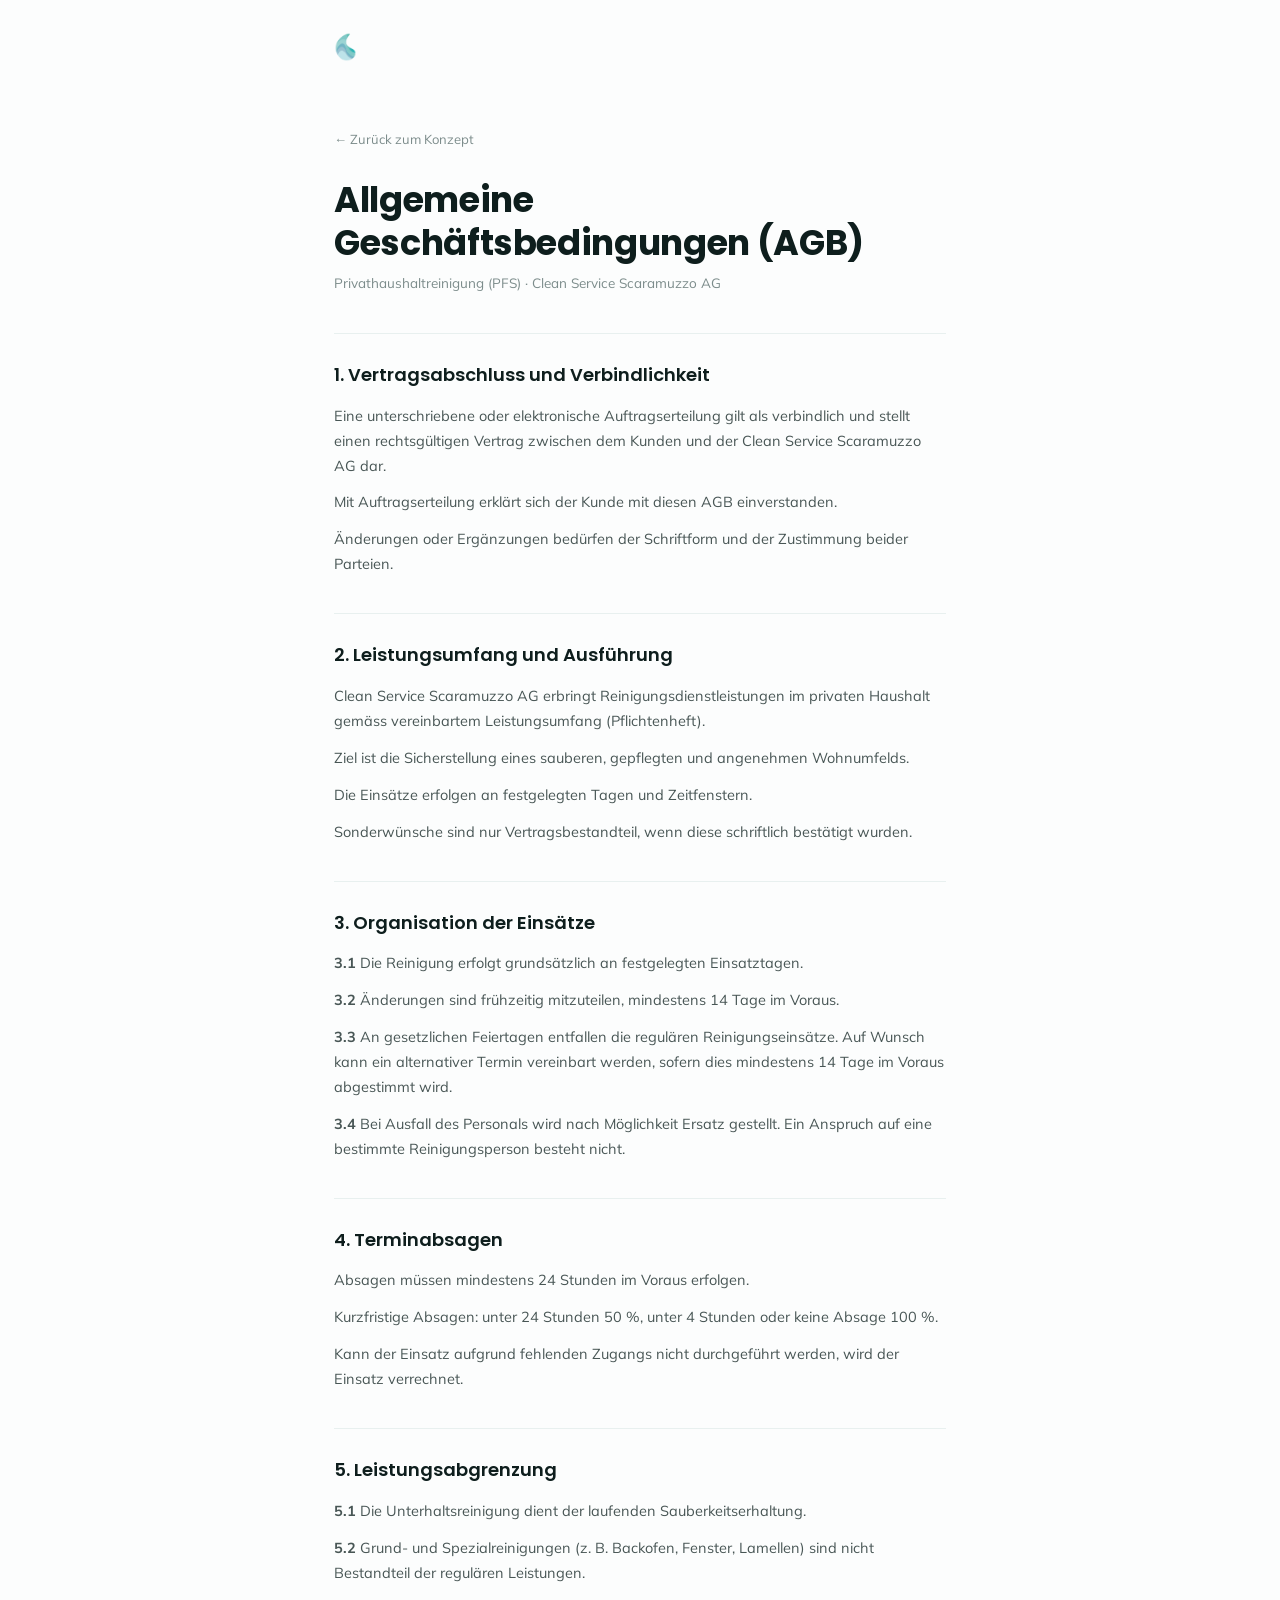
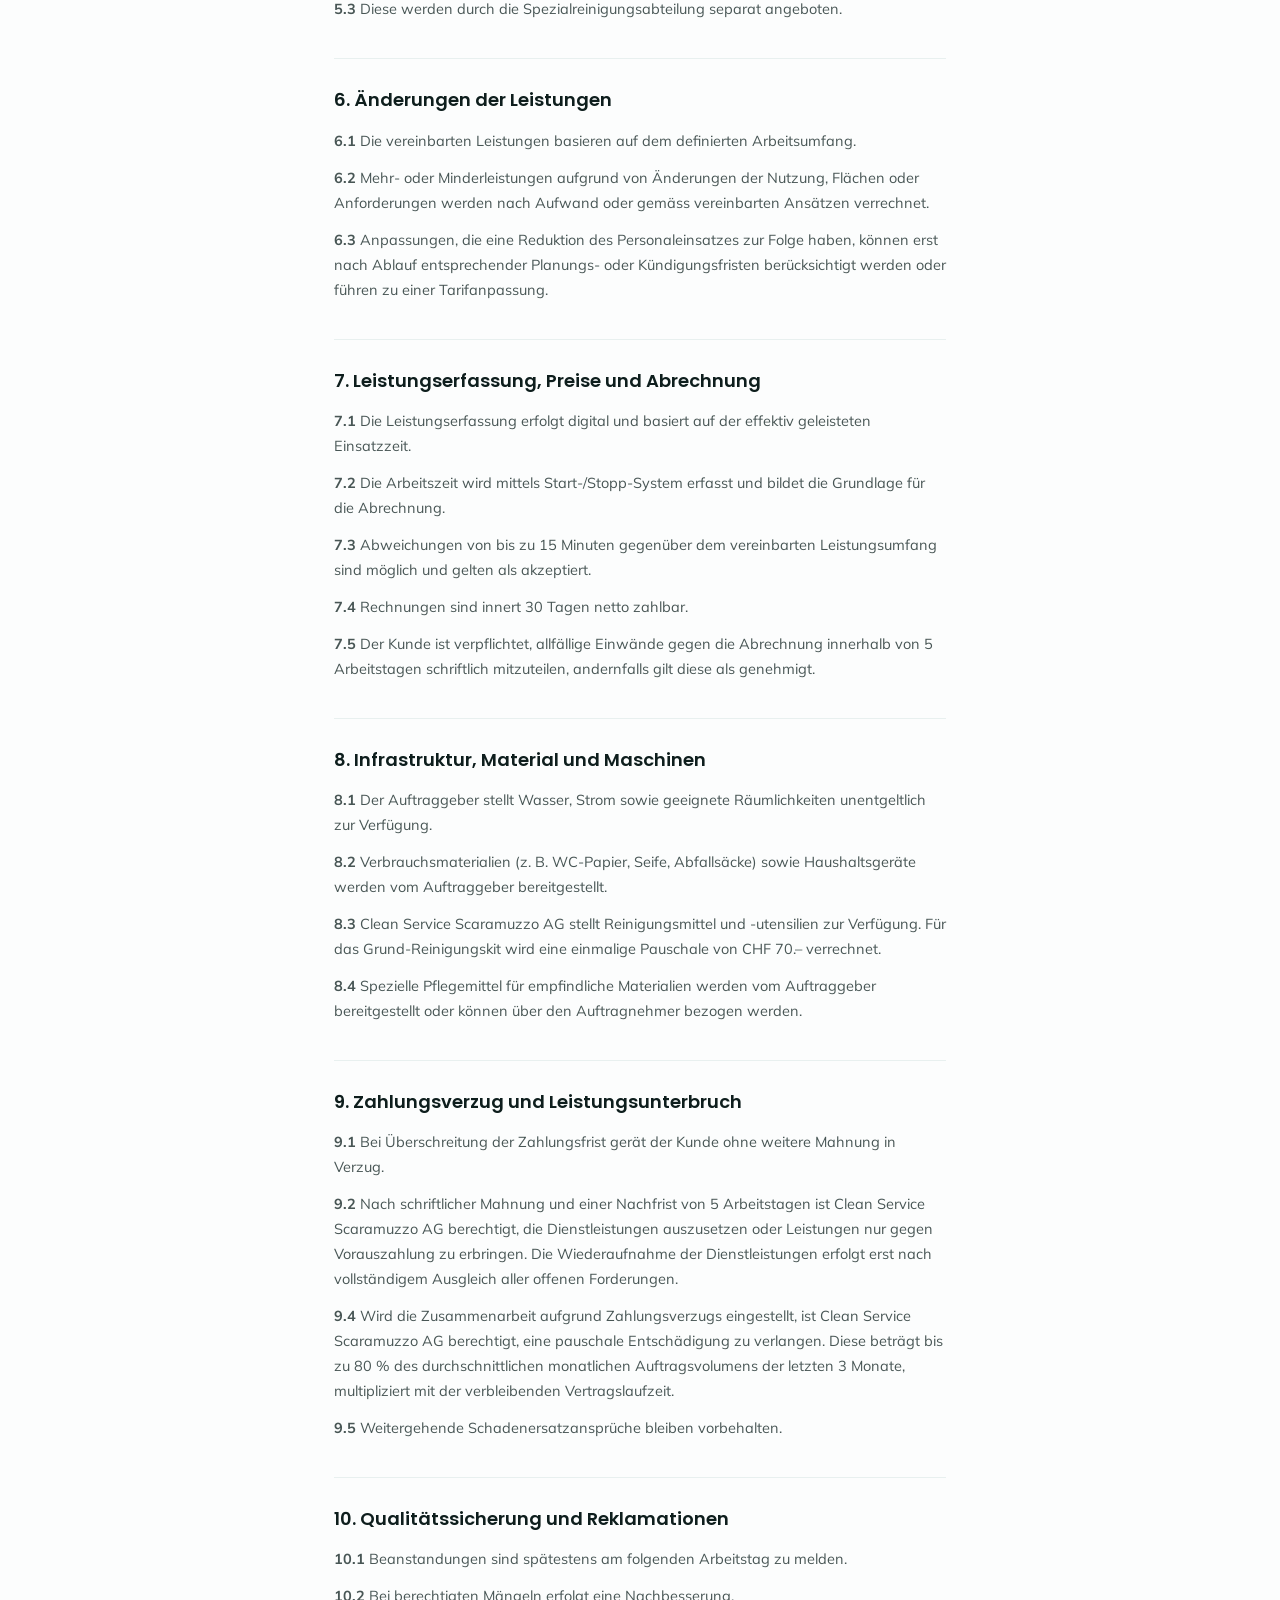
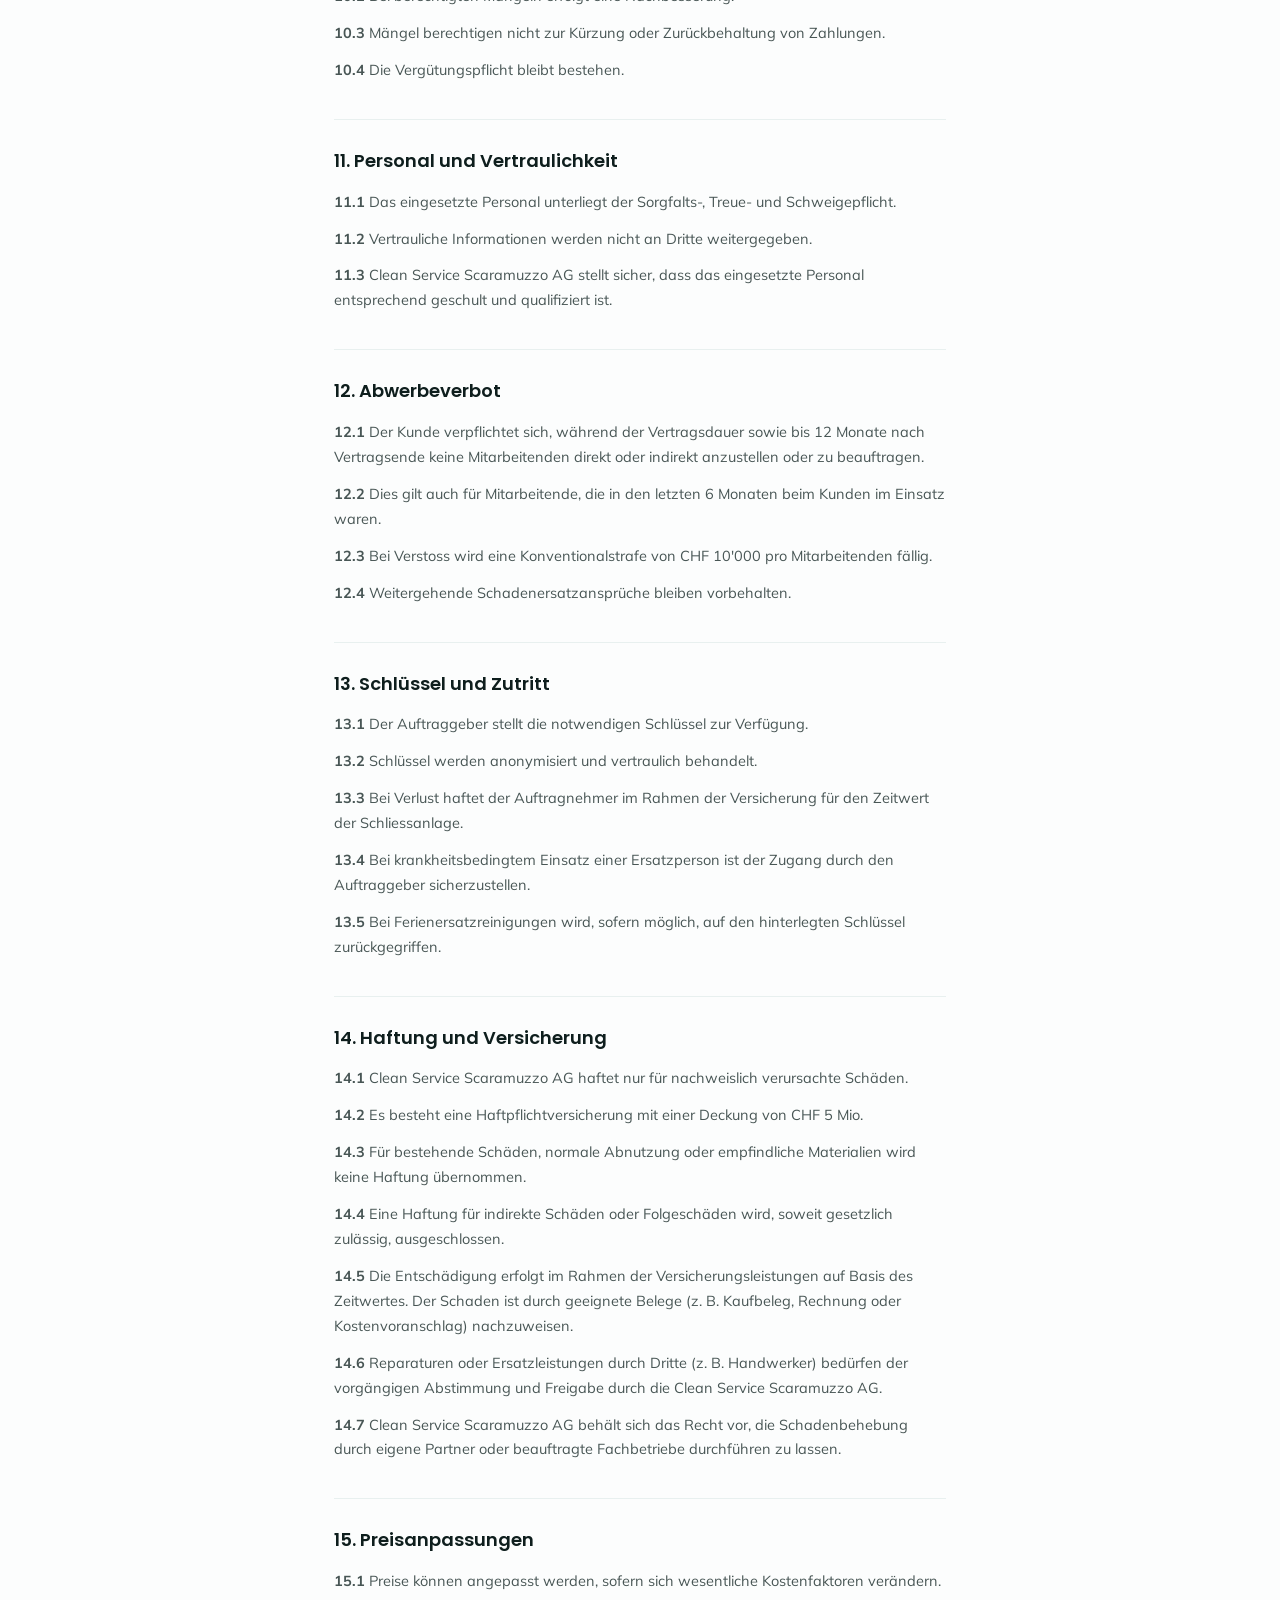
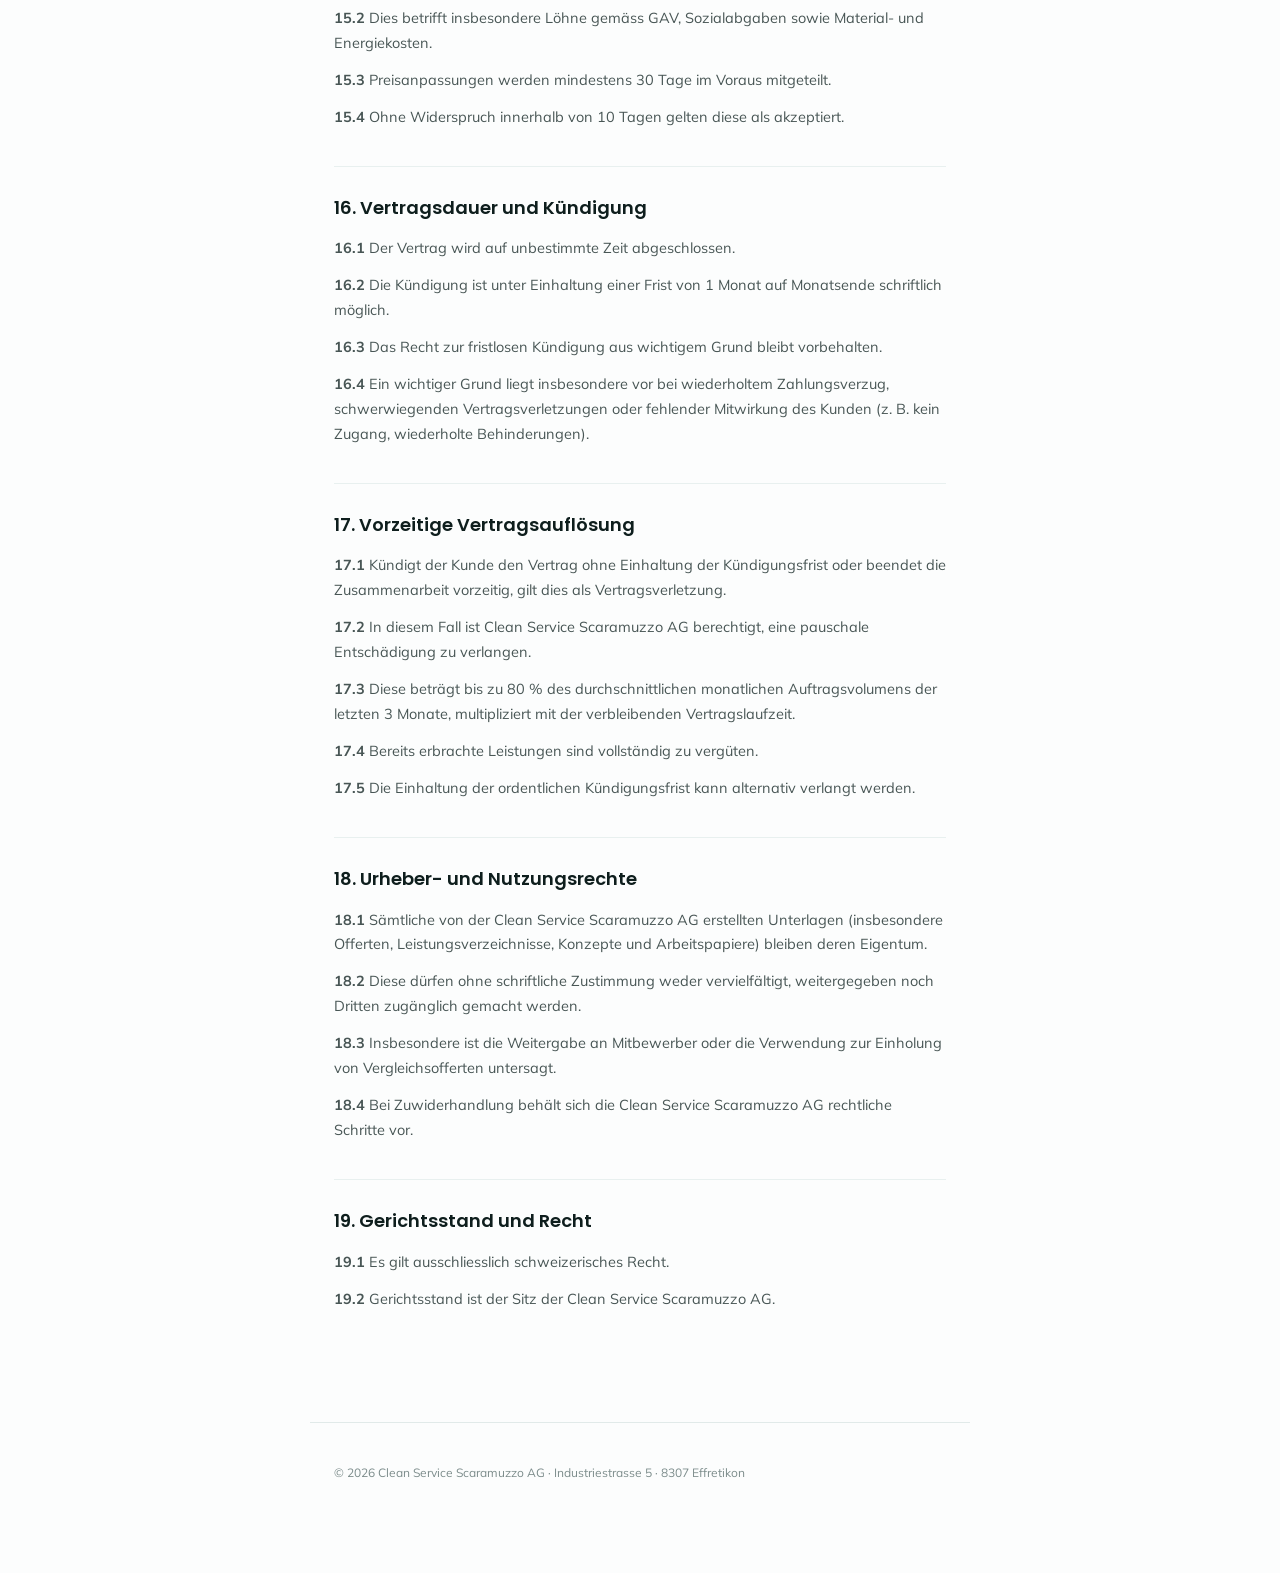
<file: agb.html>
<!DOCTYPE html>
<html lang="de">
<head>
<meta charset="UTF-8">
<meta name="viewport" content="width=device-width, initial-scale=1.0">
<meta name="color-scheme" content="light only">
<meta name="supported-color-schemes" content="light">
<title data-i18n="g0">AGB – Clean Service Scaramuzzo AG</title>
<link rel="icon" type="image/png" href="[data-uri]">
<link rel="preconnect" href="https://fonts.googleapis.com">
<link href="https://fonts.googleapis.com/css2?family=Poppins:wght@400;500;600;700&family=Mulish:wght@400;500;600;700&display=swap" rel="stylesheet">
<style>
/* ============================================================
   Layout der AGB-Seite

   Frueher wurde hier eine Datei styles.css eingebunden, die es
   im Projekt nicht gibt. Dadurch blieben alle Farb- und
   Schriftwerte undefiniert und die Seite fiel auf die
   Browser-Standarddarstellung zurueck. Die Gestaltungswerte
   stehen jetzt direkt in der Datei und entsprechen dem
   Konzept (index.html).
   ============================================================ */
:root{
  --cd-haupt:#2BB6B7;
  --teal:#2BB6B7;
  --teal-deep:#1C7878;
  --tint-1:#EAF6F6;
  --bg:#FCFDFD;
  --surface:#FFFFFF;
  --wash:#F2F8F8;
  --border:#E1EAE9;
  --border-soft:#E8F0EF;
  --ink:#0E1E1D;
  --body-c:#485655;
  --mute:#7C8C8B;
  --head:'Poppins', -apple-system, BlinkMacSystemFont, sans-serif;
  --body:'Mulish', -apple-system, BlinkMacSystemFont, sans-serif;
  --sans-head:var(--head);
  --radius:18px;
  color-scheme:light only;
}
html,body{color-scheme:light only;}
*{box-sizing:border-box;}
body{
  margin:0;background:var(--bg);color:var(--body-c);
  font-family:var(--body);font-size:15px;line-height:1.7;
  -webkit-font-smoothing:antialiased;
}
a{color:var(--teal-deep);}

  .agb-shell{max-width:660px;margin:0 auto;padding:56px 24px 110px;}
  .agb-shell h1{font-family:var(--head);font-weight:700;color:var(--ink);font-size:clamp(27px,4vw,35px);line-height:1.25;margin:0 0 7px;letter-spacing:-.01em;}
  .agb-shell .sub{color:var(--mute);font-size:13.5px;margin-bottom:38px;}
  .back-link:hover{color:var(--teal-deep)!important;}
  .agb-sec{margin-top:36px;padding-top:26px;border-top:1px solid var(--border-soft);}
  .agb-sec:first-of-type{border-top:none;margin-top:22px;padding-top:0;}
  .agb-sec h2{font-family:var(--head);font-weight:600;color:var(--ink);font-size:18px;margin:0 0 13px;}
  .agb-sec p{color:var(--body-c);font-size:14.5px;line-height:1.72;margin:0 0 12px;}
  .agb-sec p:last-child{margin-bottom:0;}
  .agb-sec p.num{padding-left:0;}
  #agb-vorrang{color:var(--mute);}
  @media (max-width:560px){
    .agb-shell{padding:36px 20px 80px;}
    .agb-sec p{font-size:14px;}
  }
</style>
</head>
<body>

<div style="max-width:660px;margin:0 auto;padding:32px 24px 0;">
  <img src="[data-uri]" alt="Clean Service by Scaramuzzo" style="height:30px;">
</div>

<div class="agb-shell">
  <a data-i18n="g1" href="index.html" class="back-link" style="font-size:13px;color:var(--mute);text-decoration:none;cursor:pointer;display:inline-flex;align-items:center;gap:6px;margin-bottom:28px;">← Zurück zum Konzept</a>

  <h1 data-i18n="g2">Allgemeine Geschäftsbedingungen (AGB)</h1>
  <div data-i18n="g3" class="sub">Privathaushaltreinigung (PFS) · Clean Service Scaramuzzo AG</div>

  <div class="agb-sec">
    <h2 data-i18n="g4">1. Vertragsabschluss und Verbindlichkeit</h2>
    <p data-i18n="g5">Eine unterschriebene oder elektronische Auftragserteilung gilt als verbindlich und stellt einen rechtsgültigen Vertrag zwischen dem Kunden und der Clean Service Scaramuzzo AG dar.</p>
    <p data-i18n="g6">Mit Auftragserteilung erklärt sich der Kunde mit diesen AGB einverstanden.</p>
    <p data-i18n="g7">Änderungen oder Ergänzungen bedürfen der Schriftform und der Zustimmung beider Parteien.</p>
  </div>

  <div class="agb-sec">
    <h2 data-i18n="g8">2. Leistungsumfang und Ausführung</h2>
    <p data-i18n="g9">Clean Service Scaramuzzo AG erbringt Reinigungsdienstleistungen im privaten Haushalt gemäss vereinbartem Leistungsumfang (Pflichtenheft).</p>
    <p data-i18n="g10">Ziel ist die Sicherstellung eines sauberen, gepflegten und angenehmen Wohnumfelds.</p>
    <p data-i18n="g11">Die Einsätze erfolgen an festgelegten Tagen und Zeitfenstern.</p>
    <p data-i18n="g12">Sonderwünsche sind nur Vertragsbestandteil, wenn diese schriftlich bestätigt wurden.</p>
  </div>

  <div class="agb-sec">
    <h2 data-i18n="g13">3. Organisation der Einsätze</h2>
    <p data-i18n="g14"><strong>3.1</strong> Die Reinigung erfolgt grundsätzlich an festgelegten Einsatztagen.</p>
    <p data-i18n="g15"><strong>3.2</strong> Änderungen sind frühzeitig mitzuteilen, mindestens 14 Tage im Voraus.</p>
    <p data-i18n="g16"><strong>3.3</strong> An gesetzlichen Feiertagen entfallen die regulären Reinigungseinsätze. Auf Wunsch kann ein alternativer Termin vereinbart werden, sofern dies mindestens 14 Tage im Voraus abgestimmt wird.</p>
    <p data-i18n="g18"><strong>3.4</strong> Bei Ausfall des Personals wird nach Möglichkeit Ersatz gestellt. Ein Anspruch auf eine bestimmte Reinigungsperson besteht nicht.</p>
  </div>

  <div class="agb-sec">
    <h2 data-i18n="g19">4. Terminabsagen</h2>
    <p data-i18n="g20">Absagen müssen mindestens 24 Stunden im Voraus erfolgen.</p>
    <p data-i18n="g21">Kurzfristige Absagen: unter 24 Stunden 50 %, unter 4 Stunden oder keine Absage 100 %.</p>
    <p data-i18n="g22">Kann der Einsatz aufgrund fehlenden Zugangs nicht durchgeführt werden, wird der Einsatz verrechnet.</p>
  </div>

  <div class="agb-sec">
    <h2 data-i18n="g23">5. Leistungsabgrenzung</h2>
    <p data-i18n="g24"><strong>5.1</strong> Die Unterhaltsreinigung dient der laufenden Sauberkeitserhaltung.</p>
    <p data-i18n="g25"><strong>5.2</strong> Grund- und Spezialreinigungen (z. B. Backofen, Fenster, Lamellen) sind nicht Bestandteil der regulären Leistungen.</p>
    <p data-i18n="g26"><strong>5.3</strong> Diese werden durch die Spezialreinigungsabteilung separat angeboten.</p>
  </div>

  <div class="agb-sec">
    <h2 data-i18n="g27">6. Änderungen der Leistungen</h2>
    <p data-i18n="g28"><strong>6.1</strong> Die vereinbarten Leistungen basieren auf dem definierten Arbeitsumfang.</p>
    <p data-i18n="g29"><strong>6.2</strong> Mehr- oder Minderleistungen aufgrund von Änderungen der Nutzung, Flächen oder Anforderungen werden nach Aufwand oder gemäss vereinbarten Ansätzen verrechnet.</p>
    <p data-i18n="g30"><strong>6.3</strong> Anpassungen, die eine Reduktion des Personaleinsatzes zur Folge haben, können erst nach Ablauf entsprechender Planungs- oder Kündigungsfristen berücksichtigt werden oder führen zu einer Tarifanpassung.</p>
  </div>

  <div class="agb-sec">
    <h2 data-i18n="g31">7. Leistungserfassung, Preise und Abrechnung</h2>
    <p data-i18n="g32"><strong>7.1</strong> Die Leistungserfassung erfolgt digital und basiert auf der effektiv geleisteten Einsatzzeit.</p>
    <p data-i18n="g33"><strong>7.2</strong> Die Arbeitszeit wird mittels Start-/Stopp-System erfasst und bildet die Grundlage für die Abrechnung.</p>
    <p data-i18n="g34"><strong>7.3</strong> Abweichungen von bis zu 15 Minuten gegenüber dem vereinbarten Leistungsumfang sind möglich und gelten als akzeptiert.</p>
    <p data-i18n="g35"><strong>7.4</strong> Rechnungen sind innert 30 Tagen netto zahlbar.</p>
    <p data-i18n="g36"><strong>7.5</strong> Der Kunde ist verpflichtet, allfällige Einwände gegen die Abrechnung innerhalb von 5 Arbeitstagen schriftlich mitzuteilen, andernfalls gilt diese als genehmigt.</p>
  </div>

  <div class="agb-sec">
    <h2 data-i18n="g37">8. Infrastruktur, Material und Maschinen</h2>
    <p data-i18n="g38"><strong>8.1</strong> Der Auftraggeber stellt Wasser, Strom sowie geeignete Räumlichkeiten unentgeltlich zur Verfügung.</p>
    <p data-i18n="g39"><strong>8.2</strong> Verbrauchsmaterialien (z. B. WC-Papier, Seife, Abfallsäcke) sowie Haushaltsgeräte werden vom Auftraggeber bereitgestellt.</p>
    <p data-i18n="g40"><strong>8.3</strong> Clean Service Scaramuzzo AG stellt Reinigungsmittel und -utensilien zur Verfügung. Für das Grund-Reinigungskit wird eine einmalige Pauschale von CHF 70.– verrechnet.</p>
    <p data-i18n="g41"><strong>8.4</strong> Spezielle Pflegemittel für empfindliche Materialien werden vom Auftraggeber bereitgestellt oder können über den Auftragnehmer bezogen werden.</p>
  </div>

  <div class="agb-sec">
    <h2 data-i18n="g42">9. Zahlungsverzug und Leistungsunterbruch</h2>
    <p data-i18n="g43"><strong>9.1</strong> Bei Überschreitung der Zahlungsfrist gerät der Kunde ohne weitere Mahnung in Verzug.</p>
    <p data-i18n="g44"><strong>9.2</strong> Nach schriftlicher Mahnung und einer Nachfrist von 5 Arbeitstagen ist Clean Service Scaramuzzo AG berechtigt, die Dienstleistungen auszusetzen oder Leistungen nur gegen Vorauszahlung zu erbringen. Die Wiederaufnahme der Dienstleistungen erfolgt erst nach vollständigem Ausgleich aller offenen Forderungen.</p>
    <p data-i18n="g45"><strong>9.4</strong> Wird die Zusammenarbeit aufgrund Zahlungsverzugs eingestellt, ist Clean Service Scaramuzzo AG berechtigt, eine pauschale Entschädigung zu verlangen. Diese beträgt bis zu 80 % des durchschnittlichen monatlichen Auftragsvolumens der letzten 3 Monate, multipliziert mit der verbleibenden Vertragslaufzeit.</p>
    <p data-i18n="g46"><strong>9.5</strong> Weitergehende Schadenersatzansprüche bleiben vorbehalten.</p>
  </div>

  <div class="agb-sec">
    <h2 data-i18n="g47">10. Qualitätssicherung und Reklamationen</h2>
    <p data-i18n="g48"><strong>10.1</strong> Beanstandungen sind spätestens am folgenden Arbeitstag zu melden.</p>
    <p data-i18n="g49"><strong>10.2</strong> Bei berechtigten Mängeln erfolgt eine Nachbesserung.</p>
    <p data-i18n="g50"><strong>10.3</strong> Mängel berechtigen nicht zur Kürzung oder Zurückbehaltung von Zahlungen.</p>
    <p data-i18n="g51"><strong>10.4</strong> Die Vergütungspflicht bleibt bestehen.</p>
  </div>

  <div class="agb-sec">
    <h2 data-i18n="g52">11. Personal und Vertraulichkeit</h2>
    <p data-i18n="g53"><strong>11.1</strong> Das eingesetzte Personal unterliegt der Sorgfalts-, Treue- und Schweigepflicht.</p>
    <p data-i18n="g54"><strong>11.2</strong> Vertrauliche Informationen werden nicht an Dritte weitergegeben.</p>
    <p data-i18n="g55"><strong>11.3</strong> Clean Service Scaramuzzo AG stellt sicher, dass das eingesetzte Personal entsprechend geschult und qualifiziert ist.</p>
  </div>

  <div class="agb-sec">
    <h2 data-i18n="g56">12. Abwerbeverbot</h2>
    <p data-i18n="g57"><strong>12.1</strong> Der Kunde verpflichtet sich, während der Vertragsdauer sowie bis 12 Monate nach Vertragsende keine Mitarbeitenden direkt oder indirekt anzustellen oder zu beauftragen.</p>
    <p data-i18n="g58"><strong>12.2</strong> Dies gilt auch für Mitarbeitende, die in den letzten 6 Monaten beim Kunden im Einsatz waren.</p>
    <p data-i18n="g59"><strong>12.3</strong> Bei Verstoss wird eine Konventionalstrafe von CHF 10'000 pro Mitarbeitenden fällig.</p>
    <p data-i18n="g60"><strong>12.4</strong> Weitergehende Schadenersatzansprüche bleiben vorbehalten.</p>
  </div>

  <div class="agb-sec">
    <h2 data-i18n="g61">13. Schlüssel und Zutritt</h2>
    <p data-i18n="g62"><strong>13.1</strong> Der Auftraggeber stellt die notwendigen Schlüssel zur Verfügung.</p>
    <p data-i18n="g63"><strong>13.2</strong> Schlüssel werden anonymisiert und vertraulich behandelt.</p>
    <p data-i18n="g64"><strong>13.3</strong> Bei Verlust haftet der Auftragnehmer im Rahmen der Versicherung für den Zeitwert der Schliessanlage.</p>
    <p data-i18n="g65"><strong>13.4</strong> Bei krankheitsbedingtem Einsatz einer Ersatzperson ist der Zugang durch den Auftraggeber sicherzustellen.</p>
    <p data-i18n="g66"><strong>13.5</strong> Bei Ferienersatzreinigungen wird, sofern möglich, auf den hinterlegten Schlüssel zurückgegriffen.</p>
  </div>

  <div class="agb-sec">
    <h2 data-i18n="g67">14. Haftung und Versicherung</h2>
    <p data-i18n="g68"><strong>14.1</strong> Clean Service Scaramuzzo AG haftet nur für nachweislich verursachte Schäden.</p>
    <p data-i18n="g69"><strong>14.2</strong> Es besteht eine Haftpflichtversicherung mit einer Deckung von CHF 5 Mio.</p>
    <p data-i18n="g70"><strong>14.3</strong> Für bestehende Schäden, normale Abnutzung oder empfindliche Materialien wird keine Haftung übernommen.</p>
    <p data-i18n="g71"><strong>14.4</strong> Eine Haftung für indirekte Schäden oder Folgeschäden wird, soweit gesetzlich zulässig, ausgeschlossen.</p>
    <p data-i18n="g72"><strong>14.5</strong> Die Entschädigung erfolgt im Rahmen der Versicherungsleistungen auf Basis des Zeitwertes. Der Schaden ist durch geeignete Belege (z. B. Kaufbeleg, Rechnung oder Kostenvoranschlag) nachzuweisen.</p>
    <p data-i18n="g73"><strong>14.6</strong> Reparaturen oder Ersatzleistungen durch Dritte (z. B. Handwerker) bedürfen der vorgängigen Abstimmung und Freigabe durch die Clean Service Scaramuzzo AG.</p>
    <p data-i18n="g74"><strong>14.7</strong> Clean Service Scaramuzzo AG behält sich das Recht vor, die Schadenbehebung durch eigene Partner oder beauftragte Fachbetriebe durchführen zu lassen.</p>
  </div>

  <div class="agb-sec">
    <h2 data-i18n="g75">15. Preisanpassungen</h2>
    <p data-i18n="g76"><strong>15.1</strong> Preise können angepasst werden, sofern sich wesentliche Kostenfaktoren verändern.</p>
    <p data-i18n="g77"><strong>15.2</strong> Dies betrifft insbesondere Löhne gemäss GAV, Sozialabgaben sowie Material- und Energiekosten.</p>
    <p data-i18n="g78"><strong>15.3</strong> Preisanpassungen werden mindestens 30 Tage im Voraus mitgeteilt.</p>
    <p data-i18n="g79"><strong>15.4</strong> Ohne Widerspruch innerhalb von 10 Tagen gelten diese als akzeptiert.</p>
  </div>

  <div class="agb-sec">
    <h2 data-i18n="g80">16. Vertragsdauer und Kündigung</h2>
    <p data-i18n="g81"><strong>16.1</strong> Der Vertrag wird auf unbestimmte Zeit abgeschlossen.</p>
    <p data-i18n="g82"><strong>16.2</strong> Die Kündigung ist unter Einhaltung einer Frist von 1 Monat auf Monatsende schriftlich möglich.</p>
    <p data-i18n="g83"><strong>16.3</strong> Das Recht zur fristlosen Kündigung aus wichtigem Grund bleibt vorbehalten.</p>
    <p data-i18n="g84"><strong>16.4</strong> Ein wichtiger Grund liegt insbesondere vor bei wiederholtem Zahlungsverzug, schwerwiegenden Vertragsverletzungen oder fehlender Mitwirkung des Kunden (z. B. kein Zugang, wiederholte Behinderungen).</p>
  </div>

  <div class="agb-sec">
    <h2 data-i18n="g85">17. Vorzeitige Vertragsauflösung</h2>
    <p data-i18n="g86"><strong>17.1</strong> Kündigt der Kunde den Vertrag ohne Einhaltung der Kündigungsfrist oder beendet die Zusammenarbeit vorzeitig, gilt dies als Vertragsverletzung.</p>
    <p data-i18n="g87"><strong>17.2</strong> In diesem Fall ist Clean Service Scaramuzzo AG berechtigt, eine pauschale Entschädigung zu verlangen.</p>
    <p data-i18n="g88"><strong>17.3</strong> Diese beträgt bis zu 80 % des durchschnittlichen monatlichen Auftragsvolumens der letzten 3 Monate, multipliziert mit der verbleibenden Vertragslaufzeit.</p>
    <p data-i18n="g89"><strong>17.4</strong> Bereits erbrachte Leistungen sind vollständig zu vergüten.</p>
    <p data-i18n="g90"><strong>17.5</strong> Die Einhaltung der ordentlichen Kündigungsfrist kann alternativ verlangt werden.</p>
  </div>

  <div class="agb-sec">
    <h2 data-i18n="g91">18. Urheber- und Nutzungsrechte</h2>
    <p data-i18n="g92"><strong>18.1</strong> Sämtliche von der Clean Service Scaramuzzo AG erstellten Unterlagen (insbesondere Offerten, Leistungsverzeichnisse, Konzepte und Arbeitspapiere) bleiben deren Eigentum.</p>
    <p data-i18n="g93"><strong>18.2</strong> Diese dürfen ohne schriftliche Zustimmung weder vervielfältigt, weitergegeben noch Dritten zugänglich gemacht werden.</p>
    <p data-i18n="g94"><strong>18.3</strong> Insbesondere ist die Weitergabe an Mitbewerber oder die Verwendung zur Einholung von Vergleichsofferten untersagt.</p>
    <p data-i18n="g95"><strong>18.4</strong> Bei Zuwiderhandlung behält sich die Clean Service Scaramuzzo AG rechtliche Schritte vor.</p>
  </div>

  <div class="agb-sec">
    <h2 data-i18n="g96">19. Gerichtsstand und Recht</h2>
    <p data-i18n="g97"><strong>19.1</strong> Es gilt ausschliesslich schweizerisches Recht.</p>
    <p data-i18n="g98"><strong>19.2</strong> Gerichtsstand ist der Sitz der Clean Service Scaramuzzo AG.</p>
  </div>

</div>

<footer style="max-width:660px;margin:0 auto;padding:40px 24px 90px;font-size:12px;color:var(--mute);border-top:1px solid var(--border);">
  © 2026 Clean Service Scaramuzzo AG · Industriestrasse 5 · 8307 Effretikon
</footer>

<script>
/* ============================================================
   Zweisprachigkeit DE/EN
   Sprache kommt als ?spr= aus dem Konzept. Die deutsche Fassung
   bleibt im HTML stehen und ist rechtlich massgebend; die
   englische Fassung wird zur Lesehilfe eingeblendet und mit
   einem entsprechenden Vorrangsatz gekennzeichnet.
   ============================================================ */
var CS_SPRACHE = 'de';
(function ermittleSprache(){
  var s = new URLSearchParams(window.location.search).get('spr');
  if(s === 'en' || s === 'de') CS_SPRACHE = s;
  document.documentElement.lang = CS_SPRACHE;
})();
function EN(){ return CS_SPRACHE === 'en'; }

const I18N_EN = {
"g0": "Terms and conditions – Clean Service Scaramuzzo AG",
"g1": "← Back to the concept",
"g2": "General terms and conditions",
"g3": "Private household cleaning (PFS) · Clean Service Scaramuzzo AG",
"g4": "1. Conclusion of contract and binding effect",
"g5": "A signed or electronic order is binding and constitutes a legally valid contract between the customer and Clean Service Scaramuzzo AG.",
"g6": "By placing the order the customer accepts these terms and conditions.",
"g7": "Amendments or additions require the written form and the consent of both parties.",
"g8": "2. Scope of services and performance",
"g9": "Clean Service Scaramuzzo AG provides cleaning services in private households in accordance with the agreed scope of services (specification).",
"g10": "The aim is to ensure a clean, well-kept and pleasant living environment.",
"g11": "Visits take place on fixed days and within fixed time slots.",
"g12": "Special requests form part of the contract only if they have been confirmed in writing.",
"g13": "3. Organisation of the visits",
"g14": "<strong>3.1</strong> Cleaning generally takes place on fixed working days.",
"g15": "<strong>3.2</strong> Changes must be notified in good time, at least 14 days in advance.",
"g16": "<strong>3.3</strong> Regular cleaning visits do not take place on public holidays. An alternative date can be arranged on request, provided this is agreed at least 14 days in advance.",
"g18": "<strong>3.4</strong> If a member of staff is unavailable, cover will be provided where possible. There is no entitlement to a particular cleaner.",
"g19": "4. Cancellation of appointments",
"g20": "Cancellations must be made at least 24 hours in advance.",
"g21": "Short-notice cancellations: less than 24 hours 50%, less than 4 hours or no cancellation 100%.",
"g22": "If the visit cannot be carried out because access is not available, the visit will be charged.",
"g23": "5. Delimitation of services",
"g24": "<strong>5.1</strong> Maintenance cleaning serves to keep the property clean on an ongoing basis.",
"g25": "<strong>5.2</strong> Deep cleaning and specialist cleaning (e.g. oven, windows, blinds) are not part of the regular services.",
"g26": "<strong>5.3</strong> These are offered separately by the specialist cleaning department.",
"g27": "6. Changes to the services",
"g28": "<strong>6.1</strong> The agreed services are based on the defined scope of work.",
"g29": "<strong>6.2</strong> Additional or reduced services resulting from changes in use, floor area or requirements are charged according to the time spent or in accordance with the agreed rates.",
"g30": "<strong>6.3</strong> Adjustments that result in a reduction of staff deployment can only be taken into account after the expiry of the corresponding planning or notice periods, or lead to an adjustment of the rate.",
"g31": "7. Recording of services, prices and invoicing",
"g32": "<strong>7.1</strong> Services are recorded digitally and are based on the time actually worked.",
"g33": "<strong>7.2</strong> Working time is recorded using a start/stop system and forms the basis for invoicing.",
"g34": "<strong>7.3</strong> Deviations of up to 15 minutes from the agreed scope of services are possible and are deemed to be accepted.",
"g35": "<strong>7.4</strong> Invoices are payable net within 30 days.",
"g36": "<strong>7.5</strong> The customer is obliged to notify any objections to the invoice in writing within 5 working days; otherwise the invoice is deemed to be approved.",
"g37": "8. Infrastructure, materials and machines",
"g38": "<strong>8.1</strong> The client provides water, electricity and suitable premises free of charge.",
"g39": "<strong>8.2</strong> Consumables (e.g. toilet paper, soap, rubbish bags) and household appliances are provided by the client.",
"g40": "<strong>8.3</strong> Clean Service Scaramuzzo AG provides cleaning products and utensils. A one-off flat fee of CHF 70.– is charged for the basic cleaning kit.",
"g41": "<strong>8.4</strong> Special care products for delicate materials are provided by the client or can be obtained through the contractor.",
"g42": "9. Default of payment and suspension of services",
"g43": "<strong>9.1</strong> If the payment deadline is exceeded, the customer is in default without further reminder.",
"g44": "<strong>9.2</strong> Following a written reminder and a grace period of 5 working days, Clean Service Scaramuzzo AG is entitled to suspend the services or to provide services only against advance payment. Services are resumed only once all outstanding claims have been settled in full.",
"g45": "<strong>9.4</strong> If the collaboration is discontinued because of default of payment, Clean Service Scaramuzzo AG is entitled to claim flat-rate compensation. This amounts to up to 80% of the average monthly order volume of the last 3 months, multiplied by the remaining contract term.",
"g46": "<strong>9.5</strong> Further claims for damages remain reserved.",
"g47": "10. Quality assurance and complaints",
"g48": "<strong>10.1</strong> Complaints must be reported no later than the following working day.",
"g49": "<strong>10.2</strong> Where defects are justified, remedial work will be carried out.",
"g50": "<strong>10.3</strong> Defects do not entitle the customer to reduce or withhold payments.",
"g51": "<strong>10.4</strong> The obligation to pay remains in force.",
"g52": "11. Staff and confidentiality",
"g53": "<strong>11.1</strong> The staff deployed are subject to duties of care, loyalty and confidentiality.",
"g54": "<strong>11.2</strong> Confidential information is not passed on to third parties.",
"g55": "<strong>11.3</strong> Clean Service Scaramuzzo AG ensures that the staff deployed are appropriately trained and qualified.",
"g56": "12. Non-solicitation",
"g57": "<strong>12.1</strong> The customer undertakes not to employ or engage any employees, directly or indirectly, during the term of the contract and for up to 12 months after the end of the contract.",
"g58": "<strong>12.2</strong> This also applies to employees who have worked at the customer's premises in the last 6 months.",
"g59": "<strong>12.3</strong> In the event of a breach, a contractual penalty of CHF 10,000 per employee becomes payable.",
"g60": "<strong>12.4</strong> Further claims for damages remain reserved.",
"g61": "13. Keys and access",
"g62": "<strong>13.1</strong> The client provides the necessary keys.",
"g63": "<strong>13.2</strong> Keys are anonymised and treated confidentially.",
"g64": "<strong>13.3</strong> In the event of loss, the contractor is liable, within the scope of its insurance, for the current value of the locking system.",
"g65": "<strong>13.4</strong> If a replacement is deployed because of illness, the client must ensure access.",
"g66": "<strong>13.5</strong> For replacement cleans during holidays, the deposited key will be used where possible.",
"g67": "14. Liability and insurance",
"g68": "<strong>14.1</strong> Clean Service Scaramuzzo AG is liable only for damage it has demonstrably caused.",
"g69": "<strong>14.2</strong> Public liability insurance is in place with cover of CHF 5 million.",
"g70": "<strong>14.3</strong> No liability is accepted for pre-existing damage, normal wear and tear or delicate materials.",
"g71": "<strong>14.4</strong> Liability for indirect or consequential damage is excluded to the extent permitted by law.",
"g72": "<strong>14.5</strong> Compensation is paid within the scope of the insurance benefits on the basis of the current value. The damage must be substantiated by suitable documents (e.g. proof of purchase, invoice or cost estimate).",
"g73": "<strong>14.6</strong> Repairs or replacements by third parties (e.g. tradespeople) require prior agreement and approval by Clean Service Scaramuzzo AG.",
"g74": "<strong>14.7</strong> Clean Service Scaramuzzo AG reserves the right to have the damage rectified by its own partners or by specialist firms it has engaged.",
"g75": "15. Price adjustments",
"g76": "<strong>15.1</strong> Prices may be adjusted if material cost factors change.",
"g77": "<strong>15.2</strong> This applies in particular to wages under the collective labour agreement, social security contributions and the cost of materials and energy.",
"g78": "<strong>15.3</strong> Price adjustments are notified at least 30 days in advance.",
"g79": "<strong>15.4</strong> If no objection is raised within 10 days, they are deemed to be accepted.",
"g80": "16. Contract term and termination",
"g81": "<strong>16.1</strong> The contract is concluded for an indefinite period.",
"g82": "<strong>16.2</strong> Termination is possible in writing subject to a notice period of 1 month to the end of the month.",
"g83": "<strong>16.3</strong> The right to terminate without notice for good cause remains reserved.",
"g84": "<strong>16.4</strong> Good cause exists in particular in the event of repeated default of payment, serious breaches of contract or a lack of cooperation on the part of the customer (e.g. no access, repeated obstruction).",
"g85": "17. Early termination of the contract",
"g86": "<strong>17.1</strong> If the customer terminates the contract without observing the notice period or ends the collaboration prematurely, this constitutes a breach of contract.",
"g87": "<strong>17.2</strong> In this case Clean Service Scaramuzzo AG is entitled to claim flat-rate compensation.",
"g88": "<strong>17.3</strong> This amounts to up to 80% of the average monthly order volume of the last 3 months, multiplied by the remaining contract term.",
"g89": "<strong>17.4</strong> Services already rendered must be paid for in full.",
"g90": "<strong>17.5</strong> Alternatively, compliance with the ordinary notice period may be demanded.",
"g91": "18. Copyright and rights of use",
"g92": "<strong>18.1</strong> All documents produced by Clean Service Scaramuzzo AG (in particular quotations, schedules of services, concepts and working papers) remain its property.",
"g93": "<strong>18.2</strong> They may not be reproduced, passed on or made accessible to third parties without written consent.",
"g94": "<strong>18.3</strong> In particular, passing them on to competitors or using them to obtain comparative quotations is prohibited.",
"g95": "<strong>18.4</strong> In the event of a breach, Clean Service Scaramuzzo AG reserves the right to take legal action.",
"g96": "19. Place of jurisdiction and applicable law",
"g97": "<strong>19.1</strong> Swiss law applies exclusively.",
"g98": "<strong>19.2</strong> The place of jurisdiction is the registered office of Clean Service Scaramuzzo AG."
};

(function uebersetzeSeite(){
  if(!EN()) return;
  var fehlend = [];
  document.querySelectorAll('[data-i18n]').forEach(function(el){
    var k = el.getAttribute('data-i18n');
    if(Object.prototype.hasOwnProperty.call(I18N_EN, k)) el.innerHTML = I18N_EN[k];
    else fehlend.push(k);
  });
  var t = document.querySelector('title[data-i18n]');
  if(t) document.title = t.textContent;

  // Vorrangsatz: die geprüfte deutsche Fassung bleibt rechtlich massgebend
  var fuss = document.querySelector('footer');
  if(fuss){
    var hinweis = document.createElement('p');
    hinweis.id = 'agb-vorrang';
    hinweis.style.cssText = 'margin:0 0 14px;font-style:italic;';
    hinweis.textContent = 'This is a translation for convenience. The German version shall prevail.';
    fuss.insertBefore(hinweis, fuss.firstChild);
  }
  // Sprache an interne Links weitergeben, damit die Folgeseiten
  // in derselben Sprache oeffnen.
  var intern = ['index.html','agb.html','auftragserteilung.html','danke.html'];
  document.querySelectorAll('a[href]').forEach(function(a){
    var h = a.getAttribute('href');
    if(!h) return;
    var basis = h.split('?')[0].split('#')[0];
    if(intern.indexOf(basis) === -1) return;
    if(/[?&]spr=/.test(h)) return;
    a.setAttribute('href', h + (h.indexOf('?') === -1 ? '?' : '&') + 'spr=' + CS_SPRACHE);
  });
  if(fehlend.length) console.warn('i18n: keine englische Fassung fuer', fehlend);
})();
</script>

</body>
</html>
</file>
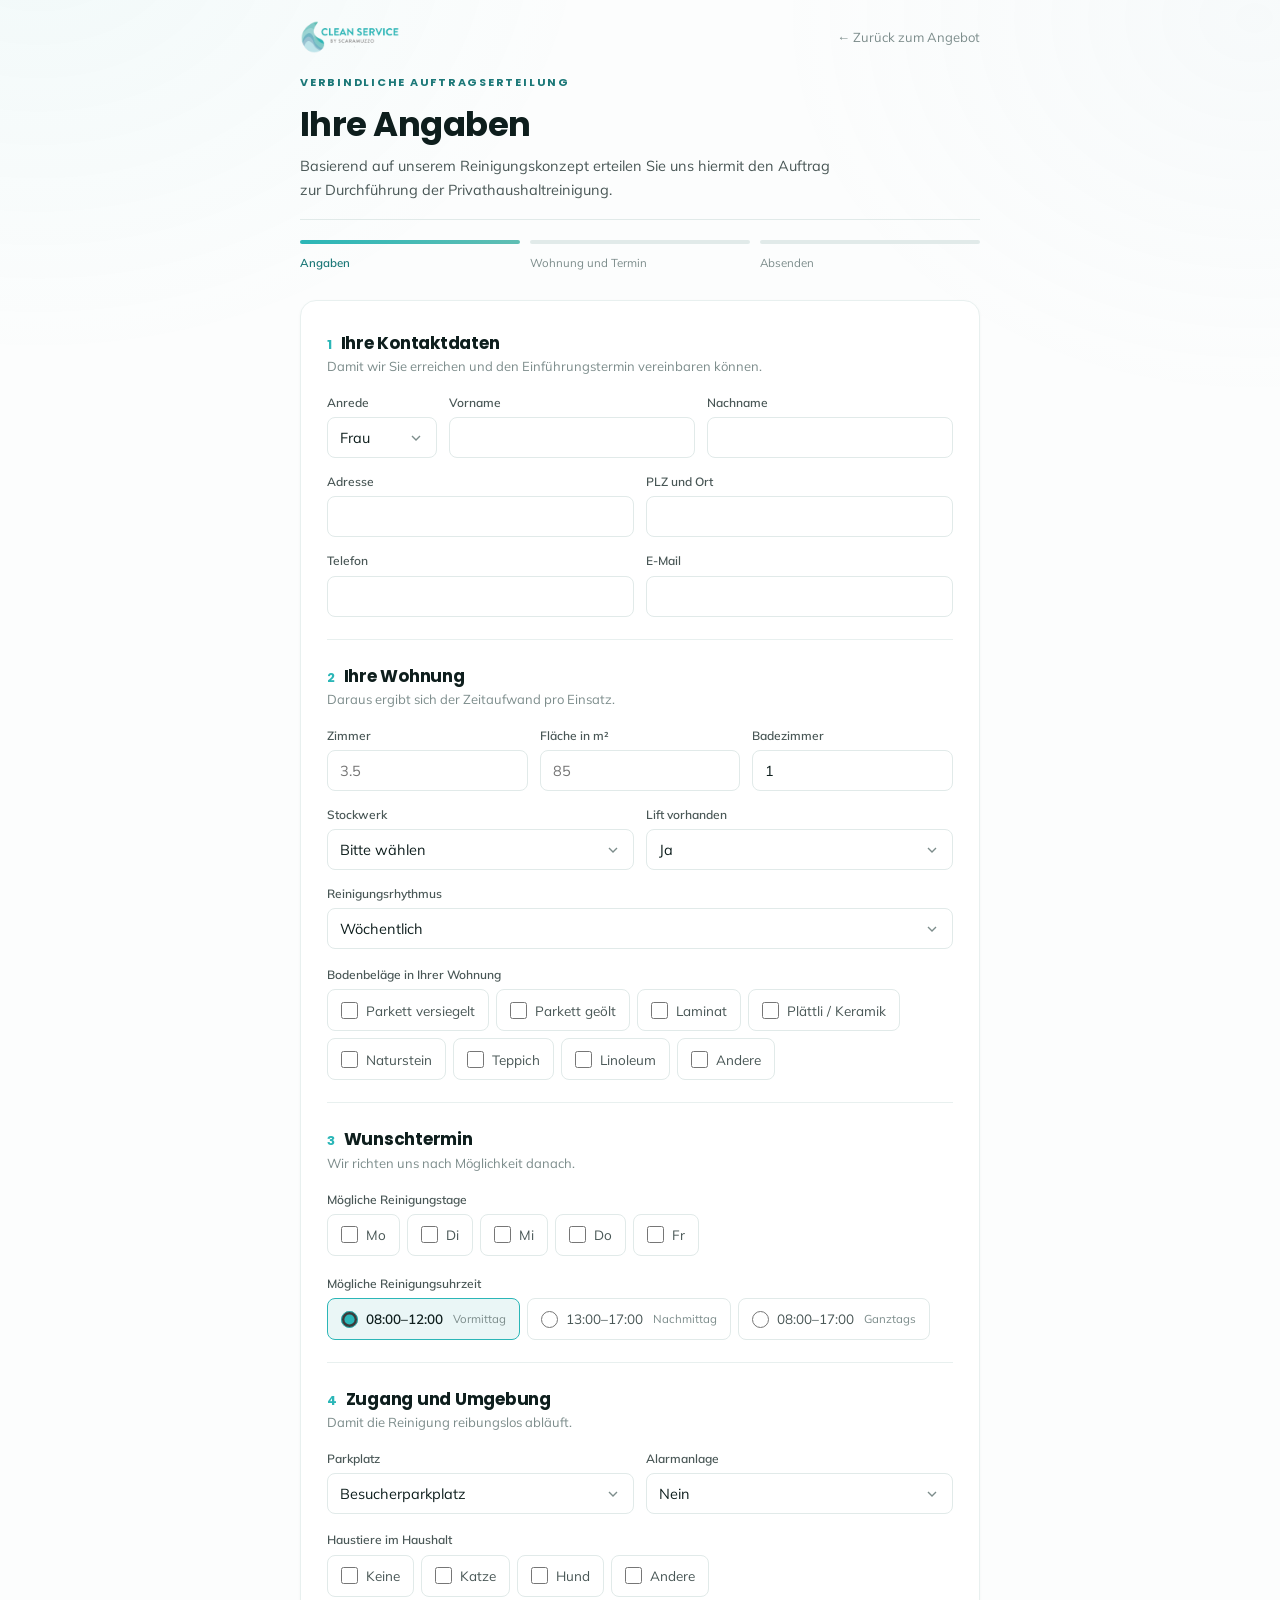
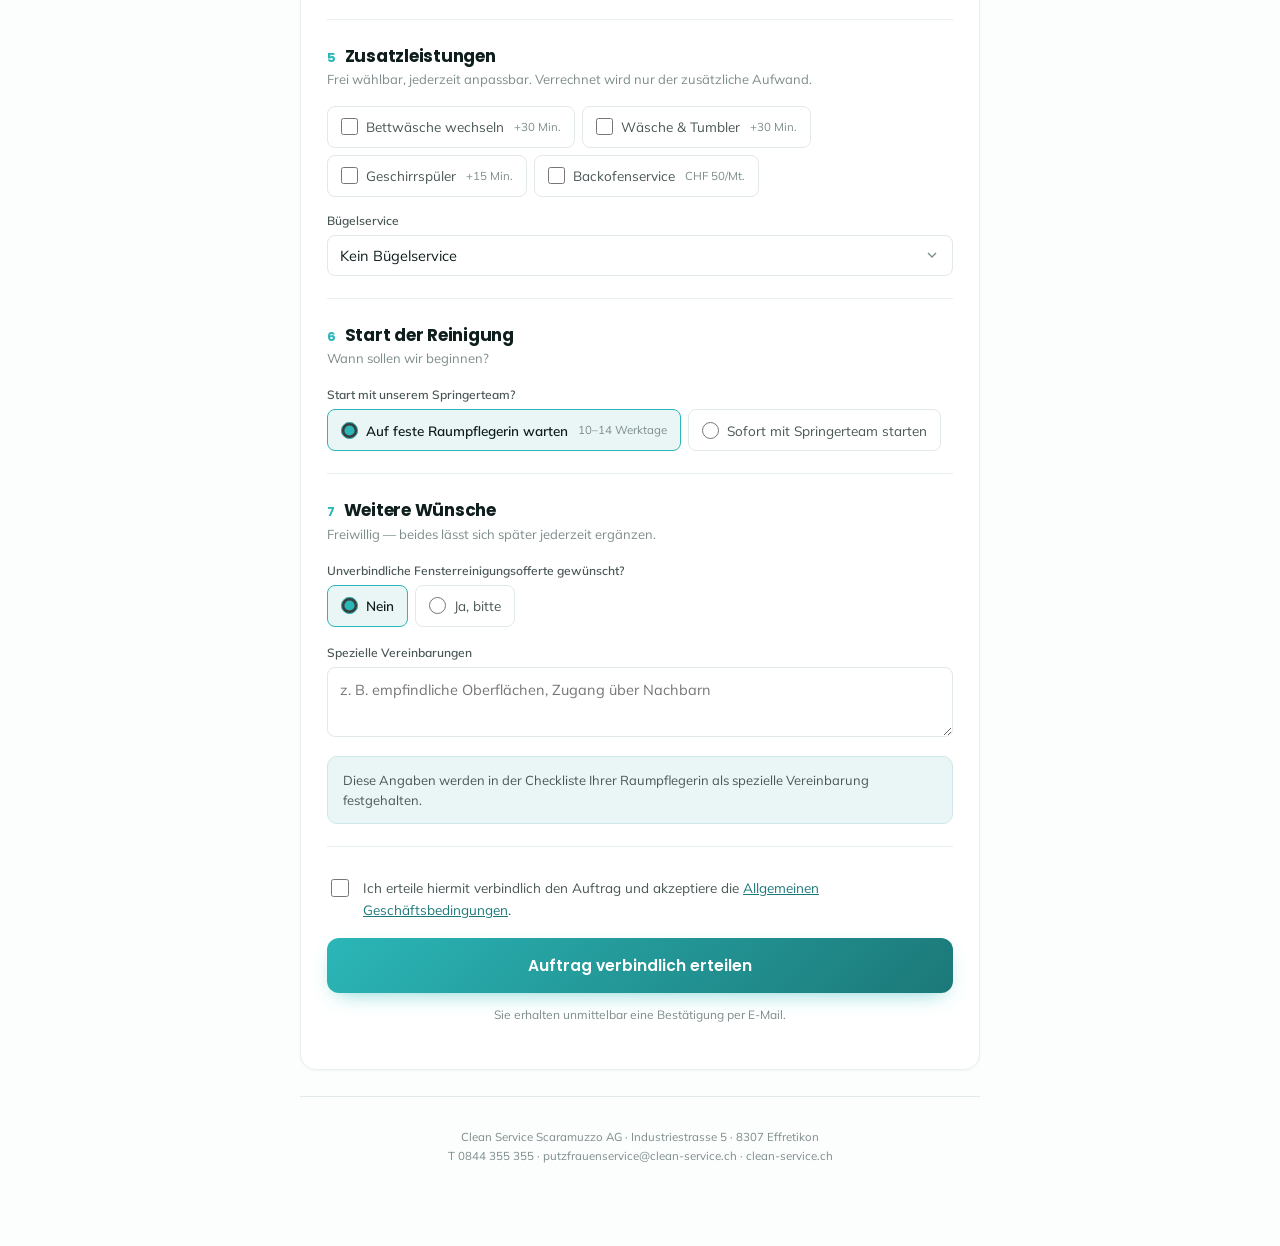
<file: auftragserteilung.html>
<!DOCTYPE html>
<html lang="de">
<head>
<meta charset="UTF-8">
<meta name="viewport" content="width=device-width, initial-scale=1, viewport-fit=cover">
<meta name="color-scheme" content="light only">
<meta name="supported-color-schemes" content="light">
<title data-i18n="a0">Auftragserteilung – Clean Service Scaramuzzo AG</title>
<link rel="icon" type="image/png" href="[data-uri]">
<link rel="preconnect" href="https://fonts.googleapis.com">
<link rel="preconnect" href="https://fonts.gstatic.com" crossorigin>
<link href="https://fonts.googleapis.com/css2?family=Poppins:wght@400;500;600;700&family=Mulish:wght@400;500;600;700&display=swap" rel="stylesheet">
<style>
:root{
  color-scheme: light only;
  --cd-haupt:#2BB6B7; --cd-7:#BEE2E9;
  --teal:#2BB6B7; --teal-deep:#1C7878;
  --bg:#FCFDFD; --surface:#FFFFFF; --wash:#F2F8F8; --tint:#EAF6F6;
  --border:#E1EAE9; --border-soft:#E8F0EF;
  --ink:#0E1E1D; --body-c:#485655; --mute:#7C8C8B;
  --head:'Poppins',-apple-system,sans-serif; --body:'Mulish',-apple-system,sans-serif;
  --ease:cubic-bezier(.22,.61,.36,1);
}
*{box-sizing:border-box;}
html{-webkit-text-size-adjust:100%;}
body{
  margin:0;background:var(--bg);color:var(--body-c);
  font-family:var(--body);font-size:15px;line-height:1.6;-webkit-font-smoothing:antialiased;
}
body::before{
  content:'';position:fixed;inset:0;z-index:0;pointer-events:none;
  background:
    radial-gradient(900px 700px at 3% -8%, rgba(43,182,183,.05), transparent 62%),
    radial-gradient(800px 640px at 98% 2%, rgba(152,194,209,.05), transparent 60%);
}
h1,h2,h3{font-family:var(--head);color:var(--ink);margin:0;line-height:1.2;letter-spacing:-.015em;}

.wrap{position:relative;z-index:1;max-width:720px;margin:0 auto;padding:0 20px 60px;}

/* Kopf */
.top{padding:20px 0 16px;display:flex;justify-content:space-between;align-items:center;gap:16px;}
.top img{height:34px;width:auto;object-fit:contain;}
.top a{font-size:13px;color:var(--mute);text-decoration:none;white-space:nowrap;}
.top a:hover{color:var(--teal-deep);}

.intro{padding:4px 0 18px;border-bottom:1px solid var(--border);margin-bottom:20px;}
.kicker{font-family:var(--head);font-weight:700;font-size:11px;letter-spacing:.16em;
  text-transform:uppercase;color:var(--teal-deep);margin-bottom:12px;}
.intro h1{font-size:clamp(26px,5vw,34px);margin-bottom:10px;}
.intro p{margin:0;font-size:14.5px;max-width:60ch;}

/* Fortschritt */
.steps{display:flex;gap:10px;margin-bottom:26px;}
.steps div{flex:1;}
.steps div::before{content:'';display:block;height:4px;border-radius:4px;background:var(--border);
  transition:background .4s var(--ease);margin-bottom:6px;}
.steps div.on::before{background:linear-gradient(90deg,var(--cd-haupt),#60BEB3);}
.steps span{font-size:11.5px;color:var(--mute);}
.steps div.on span{color:var(--teal-deep);font-weight:600;}
@media (max-width:560px){ .steps span{font-size:10.5px;} }

/* Abschnitte — ein Block je Thema, ohne Kasten im Kasten */
.card{
  background:var(--surface);border:none;border-radius:0;
  padding:26px 0 22px;margin:0;border-bottom:1px solid var(--border-soft);box-shadow:none;
}
.card:last-of-type{border-bottom:none;}
#orderForm{background:var(--surface);border:1px solid var(--border-soft);border-radius:16px;
  padding:6px 26px 22px;box-shadow:0 1px 3px rgba(14,30,29,.04);}
@media (max-width:560px){ #orderForm{padding:2px 16px 18px;border-radius:12px;} }
.card > h2{
  font-size:17px;display:flex;align-items:baseline;gap:9px;margin-bottom:3px;
}
.card > h2 .n{
  color:var(--teal);font-size:13px;font-weight:700;flex:none;
}
.card > .hint{font-size:13px;color:var(--mute);margin:0 0 16px 0;}
@media (max-width:560px){.card{padding:22px 0 18px;}}

/* Felder */
.row{display:grid;gap:12px;margin-bottom:14px;}
.row:last-child{margin-bottom:0;}
.row.two{grid-template-columns:1fr 1fr;}
.row.three{grid-template-columns:1fr 1fr 1fr;}
.row.anrede{grid-template-columns:110px 1fr 1fr;}
@media (max-width:560px){
  .row.two,.row.three{grid-template-columns:1fr;}
  .row.anrede{grid-template-columns:1fr;}
}
label.fl{display:block;font-size:12px;font-weight:600;color:var(--body-c);margin-bottom:5px;}
input[type=text],input[type=tel],input[type=email],input[type=number],input[type=date],select,textarea{
  width:100%;font-family:var(--body);font-size:14.5px;padding:10px 12px;
  border:1px solid var(--border);border-radius:8px;background:#fff;color:var(--ink);
  transition:border-color .2s var(--ease),box-shadow .2s var(--ease);
}
input:focus,select:focus,textarea:focus{
  outline:none;border-color:var(--teal);box-shadow:0 0 0 3px rgba(43,182,183,.13);
}
textarea{min-height:70px;resize:vertical;line-height:1.6;}
select{appearance:none;background-image:url("data:image/svg+xml,%3Csvg xmlns='http://www.w3.org/2000/svg' viewBox='0 0 24 24' fill='none' stroke='%237C8C8B' stroke-width='2'%3E%3Cpath d='M6 9l6 6 6-6'/%3E%3C/svg%3E");
  background-repeat:no-repeat;background-position:right 12px center;background-size:16px;padding-right:36px;}

/* Auswahlfelder als Kacheln */
.opts{display:flex;flex-wrap:wrap;gap:7px;}
.opt{
  display:inline-flex;align-items:center;gap:8px;cursor:pointer;
  border:1px solid var(--border);border-radius:8px;padding:9px 13px;min-height:42px;
  background:#fff;font-size:13.5px;color:var(--body-c);
  transition:all .2s var(--ease);
}
.opt:hover{border-color:#BCDDDC;}
.opt input{accent-color:var(--teal);width:17px;height:17px;margin:0;flex:none;}
.opt:has(input:checked){border-color:var(--teal);background:var(--tint);color:var(--ink);font-weight:600;}
.opt .sub{font-size:11.5px;color:var(--mute);font-weight:400;margin-left:2px;}
.opt.wide{width:100%;}

/* Klappbereich */
.folds{margin-top:14px;padding-top:16px;border-top:1px solid var(--border-soft);}
.folds.hidden{display:none;}

/* Hinweiskasten */
.note{
  background:var(--tint);border:1px solid #CFE6EA;border-radius:10px;
  padding:13px 15px;font-size:13px;color:var(--body-c);line-height:1.55;margin-top:12px;
}
.note strong{color:var(--ink);}
.note p{margin:0 0 8px;}
.note p:last-child{margin:0;}
.note-zeit{
  background:var(--tint);border:1px solid #CFE6EA;border-left:3px solid var(--teal);
  color:var(--body-c);font-weight:400;
}
.note-zeit strong{ color:var(--ink);font-weight:700; }
.note-zeit .zeile{ display:block; }
.note-zeit .zeile + .zeile{ margin-top:6px; }

/* Auswahl mit Zusatzzeile: Text oben, Erläuterung darunter */
.opt.zwei{ align-items:flex-start; padding:11px 13px; }
.opt.zwei > span{ display:block; }
.opt.zwei .sub{ display:block;margin:2px 0 0;font-size:11.5px;color:var(--mute); }
.zutritt-frage{ margin-top:18px; }
.note-head{display:flex;align-items:center;gap:10px;flex-wrap:wrap;margin-bottom:9px;}
.note-head strong{font-family:var(--head);font-size:14px;}
.note-tag{font-size:11.5px;font-weight:700;color:var(--teal-deep);background:#fff;
  border:1px solid #CFE6EA;border-radius:100px;padding:3px 10px;white-space:nowrap;}

/* Zusammenfassung */
.sum{background:var(--wash);border:1px solid #DCEAE9;border-radius:12px;padding:16px 18px;margin-top:4px;}
.sum .l{font-size:11.5px;color:var(--mute);text-transform:uppercase;letter-spacing:.1em;margin-bottom:5px;}
.sum .v{font-family:var(--head);font-weight:700;font-size:19px;color:var(--teal-deep);}
.sum .s{font-size:12.5px;color:var(--mute);margin-top:3px;}

/* Abschluss */
.agb{display:flex;gap:11px;align-items:flex-start;font-size:13.5px;margin:4px 0 18px;cursor:pointer;}
.agb input{accent-color:var(--teal);width:18px;height:18px;margin-top:2px;flex:none;}
.agb a{color:var(--teal-deep);}
.btn{
  display:block;width:100%;text-align:center;border:none;cursor:pointer;
  background:linear-gradient(135deg,var(--cd-haupt),var(--teal-deep));color:#fff;
  border-radius:12px;padding:16px;font-family:var(--head);font-weight:600;font-size:15.5px;
  box-shadow:0 8px 22px -10px rgba(43,182,183,.7);
  transition:transform .25s var(--ease),box-shadow .25s var(--ease),opacity .2s;
}
.btn:hover{transform:translateY(-2px);box-shadow:0 14px 30px -12px rgba(43,182,183,.8);}
.btn:disabled{opacity:.6;cursor:default;transform:none;}
.fine{text-align:center;font-size:12px;color:var(--mute);margin-top:12px;}

footer{padding:30px 0 20px;border-top:1px solid var(--border);margin-top:26px;
  font-size:11.5px;color:var(--mute);text-align:center;line-height:1.7;}

@media print{ body::before{display:none;} .btn{display:none;} }
</style>
</head>
<body>

<div class="wrap">

  <div class="top">
    <img src="[data-uri]" alt="Clean Service Scaramuzzo AG">
    <a data-i18n="a1" href="javascript:history.back()">← Zurück zum Angebot</a>
  </div>

  <div class="intro">
    <div data-i18n="a2" class="kicker">Verbindliche Auftragserteilung</div>
    <h1 data-i18n="a3">Ihre Angaben</h1>
    <p data-i18n="a4">Basierend auf unserem Reinigungskonzept erteilen Sie uns hiermit den Auftrag zur Durchführung der Privathaushaltreinigung.</p>
  </div>

  <div class="steps" id="steps">
    <div class="on"><span>Angaben</span></div><div><span>Wohnung und Termin</span></div><div><span>Absenden</span></div>
  </div>

  <form id="orderForm" onsubmit="return submitOrder(event)">
    <input type="hidden" id="f-angebotsnr" value="">

    <!-- 1 Kontakt -->
    <div class="card">
      <h2 data-i18n="a5"><span class="n">1</span> Ihre Kontaktdaten</h2>
      <p data-i18n="a6" class="hint">Damit wir Sie erreichen und den Einführungstermin vereinbaren können.</p>

      <div class="row anrede">
        <div><label data-i18n="a7" class="fl" for="f-anrede">Anrede</label>
          <select id="f-anrede"><option data-i18n="a8" value="Frau">Frau</option><option data-i18n="a9" value="Herr">Herr</option></select></div>
        <div data-i18n="a10"><label class="fl" for="f-vorname">Vorname</label>
          <input type="text" id="f-vorname" required></div>
        <div data-i18n="a11"><label class="fl" for="f-nachname">Nachname</label>
          <input type="text" id="f-nachname" required></div>
      </div>
      <div class="row two">
        <div data-i18n="a12"><label class="fl" for="f-adresse">Adresse</label>
          <input type="text" id="f-adresse" required></div>
        <div data-i18n="a13"><label class="fl" for="f-plzort">PLZ und Ort</label>
          <input type="text" id="f-plzort" required></div>
      </div>
      <div class="row two" style="margin-bottom:0;">
        <div data-i18n="a14"><label class="fl" for="f-mobile">Telefon</label>
          <input type="tel" id="f-mobile" required></div>
        <div data-i18n="a15"><label class="fl" for="f-mail">E-Mail</label>
          <input type="email" id="f-mail" required></div>
      </div>
    </div>

    <!-- 2 Objekt -->
    <div class="card">
      <h2 data-i18n="a16"><span class="n">2</span> Ihre Wohnung</h2>
      <p data-i18n="a17" class="hint">Daraus ergibt sich der Zeitaufwand pro Einsatz.</p>

      <div class="row three">
        <div data-i18n="a18"><label class="fl" for="f-zimmer">Zimmer</label>
          <input type="number" id="f-zimmer" step="0.5" min="1" placeholder="3.5" required></div>
        <div data-i18n="a19"><label class="fl" for="f-qm">Fläche in m²</label>
          <input type="number" id="f-qm" min="10" placeholder="85"></div>
        <div data-i18n="a20"><label class="fl" for="f-bad">Badezimmer</label>
          <input type="number" id="f-bad" min="1" value="1" required></div>
      </div>

      <div class="row two">
        <div><label data-i18n="a21" class="fl" for="f-stockwerk">Stockwerk</label>
          <select id="f-stockwerk"><option data-i18n="s0" value="">Bitte wählen</option><option data-i18n="s1" value="EG">EG</option><option data-i18n="s2" value="1. OG">1. OG</option><option data-i18n="s3" value="2. OG">2. OG</option><option data-i18n="s4" value="3. OG">3. OG</option><option data-i18n="s5" value="4. OG">4. OG</option><option data-i18n="s6" value="5. OG">5. OG</option><option data-i18n="s7" value="6. OG">6. OG</option><option data-i18n="s8" value="Attikawohnung">Attikawohnung</option><option data-i18n="s9" value="Mehrere Stockwerke">Mehrere Stockwerke</option></select></div>
        <div><label data-i18n="a73" class="fl" for="f-lift">Lift vorhanden</label>
          <select id="f-lift"><option data-i18n="l0" value="Ja">Ja</option><option data-i18n="l1" value="Nein">Nein</option></select></div>
      </div>

      <div class="row" style="margin-bottom:0;">
        <div><label data-i18n="a23" class="fl" for="f-frequenz">Reinigungsrhythmus</label>
          <select id="f-frequenz">
            <option data-i18n="a24" value="woechentlich">Wöchentlich</option>
            <option data-i18n="a25" value="14-taeglich">Alle zwei Wochen</option>
            <option data-i18n="a26" value="monatlich">Monatlich</option>
          </select></div>
      </div>

      <label data-i18n="a27" class="fl" style="margin-top:16px;">Bodenbeläge in Ihrer Wohnung</label>
      <div data-i18n="a29" class="opts">
        <label class="opt"><input type="checkbox" class="f-boden" value="Parkett versiegelt">Parkett versiegelt</label>
        <label class="opt"><input type="checkbox" class="f-boden" value="Parkett geölt">Parkett geölt</label>
        <label class="opt"><input type="checkbox" class="f-boden" value="Laminat">Laminat</label>
        <label class="opt"><input type="checkbox" class="f-boden" value="Plättli / Keramik">Plättli / Keramik</label>
        <label class="opt"><input type="checkbox" class="f-boden" value="Naturstein">Naturstein</label>
        <label class="opt"><input type="checkbox" class="f-boden" value="Teppich">Teppich</label>
        <label class="opt"><input type="checkbox" class="f-boden" value="Linoleum">Linoleum</label>
        <label class="opt"><input type="checkbox" class="f-boden" id="f-boden-andere" value="Andere" onchange="bodenAndere()">Andere</label>
      </div>
      <div data-i18n="a30" class="folds hidden" id="boden-feld">
        <label class="fl" for="f-boden-text">Welcher Belag?</label>
        <input type="text" id="f-boden-text" placeholder="z. B. Kork, Vinyl">
      </div>

      

      <div class="sum" id="aufwand-box" style="display:none;">
        <div data-i18n="a31" class="l">Voraussichtlicher Aufwand</div>
        <div class="v" id="aufwand-wert">—</div>
        <div class="s" id="aufwand-sub"></div>
      </div>

      <div class="note" id="monat-hinweis" style="display:none;">
        <div class="note-head" data-i18n="a70"><strong>Monatliche Reinigung</strong><span class="note-tag">CHF 48.65 pro Stunde</span></div>
        <p data-i18n="a71">Bei monatlichem Rhythmus beträgt der Stundenansatz CHF 48.65 inkl. MWST — ebenfalls inklusive Sozialleistungen und Anfahrtsweg. Die einmalige Pauschale von CHF 70.00 für das Reinigungsmaterial gilt unverändert.</p>
        <p data-i18n="a72">Die Ausführung übernimmt unser <strong>Springerteam</strong>. Anders als bei wöchentlicher oder zweiwöchentlicher Reinigung erfolgt keine feste Zuteilung einer Raumpflegerin — dafür bleiben Sie zeitlich vollständig flexibel.</p>
      </div>
    </div>

    <!-- 3 Termin -->
    <div class="card">
      <h2 data-i18n="a32"><span class="n">3</span> Wunschtermin</h2>
      <p data-i18n="a33" class="hint">Wir richten uns nach Möglichkeit danach.</p>

      <div id="monat-termine" style="display:none;">
        <label data-i18n="a90" class="fl">Ihre Reinigungstermine für die nächsten sechs Monate</label>
        <div data-i18n="a91" class="note" style="margin:0 0 16px;">Wählen Sie für jeden Monat ein Datum von Montag bis Freitag. Mit dem Absenden sind die Termine verbindlich gebucht, ausgeführt werden sie von unserem Springerteam. Die Reinigung findet zwischen 08:00 und 17:00 Uhr statt, die genaue Uhrzeit bestätigen wir Ihnen jeweils am Vortag per E-Mail. Der erste Termin liegt frühestens sieben Tage in der Zukunft, zwischen zwei Terminen liegen mindestens 14 Tage. Vier Monate nach Ihrer Buchung erinnern wir Sie per E-Mail an die nächsten sechs Termine.</div>
        <div id="termin-liste"></div>
      </div>

      <div id="wunsch-block">
      <label data-i18n="a34" class="fl">Mögliche Reinigungstage</label>
      <div data-i18n="a35" class="opts" style="margin-bottom:18px;">
        <label class="opt"><input type="checkbox" class="f-tag" value="Montag">Mo</label>
        <label class="opt"><input type="checkbox" class="f-tag" value="Dienstag">Di</label>
        <label class="opt"><input type="checkbox" class="f-tag" value="Mittwoch">Mi</label>
        <label class="opt"><input type="checkbox" class="f-tag" value="Donnerstag">Do</label>
        <label class="opt"><input type="checkbox" class="f-tag" value="Freitag">Fr</label>
      </div>

      <label data-i18n="a36" class="fl">Mögliche Reinigungsuhrzeit</label>
      <div data-i18n="a37" class="opts">
        <label class="opt"><input type="radio" name="f-uhrzeit" value="08:00 – 12:00 Uhr (Vormittag)" checked>08:00–12:00 <span class="sub">Vormittag</span></label>
        <label class="opt"><input type="radio" name="f-uhrzeit" value="13:00 – 17:00 Uhr (Nachmittag)">13:00–17:00 <span class="sub">Nachmittag</span></label>
        <label class="opt"><input type="radio" name="f-uhrzeit" value="08:00 – 17:00 Uhr (ganztags)">08:00–17:00 <span class="sub">Ganztags</span></label>
      </div>
      </div>
    </div>

    <!-- 4 Zugang -->
    <div class="card">
      <h2 data-i18n="a38"><span class="n">4</span> Zugang und Umgebung</h2>
      <p data-i18n="a39" class="hint">Damit die Reinigung reibungslos abläuft.</p>

      <div class="row two">
        <div><label data-i18n="a40" class="fl" for="f-pp">Parkplatz</label>
          <select id="f-pp"><option data-i18n="a41" value="Besucherparkplatz">Besucherparkplatz</option><option data-i18n="a42" value="Privatparkplatz">Privatparkplatz</option><option data-i18n="a43" value="Blaue Zone">Blaue Zone</option><option data-i18n="a69" value="Kein Parkplatz">Kein Parkplatz</option></select></div>
        <div><label data-i18n="a44" class="fl" for="f-alarm">Alarmanlage</label>
          <select id="f-alarm" onchange="toggleAlarm()"><option data-i18n="a45" value="Nein">Nein</option><option data-i18n="a46" value="Ja">Ja</option></select></div>
      </div>

      <div class="folds hidden" id="alarm-feld" style="margin-top:0;padding-top:0;border:none;">
        <label data-i18n="a47" class="fl" for="f-alarmcode">Alarmcode</label>
        <input type="text" id="f-alarmcode" placeholder="Wird vertraulich behandelt">
        <div data-i18n="a48" class="note">Ihren Alarmcode sehen ausschliesslich die für Ihren Auftrag zuständigen Personen. Er wird nicht weitergegeben.</div>
      </div>

      <label data-i18n="a49" class="fl" style="margin-top:16px;">Haustiere im Haushalt</label>
      <div data-i18n="a50" class="opts">
        <label class="opt"><input type="checkbox" id="f-tier-keine" value="Keine" onchange="tierKeine()">Keine</label>
        <label class="opt"><input type="checkbox" class="f-tier" value="Katze" onchange="tierAndere()">Katze</label>
        <label class="opt"><input type="checkbox" class="f-tier" value="Hund" onchange="tierAndere()">Hund</label>
        <label class="opt"><input type="checkbox" class="f-tier" id="f-tier-andere" value="Andere" onchange="tierAndere()">Andere</label>
      </div>
      <div data-i18n="a51" class="folds hidden" id="tier-feld">
        <label class="fl" for="f-tier-text">Welche Tiere?</label>
        <input type="text" id="f-tier-text" placeholder="z. B. Kaninchen, Vogel">
      </div>
    </div>

    <!-- 5 Zusatzleistungen -->
    <div class="card">
      <h2 data-i18n="a52"><span class="n">5</span> Zusatzleistungen</h2>
      <p data-i18n="a53" class="hint">Frei wählbar, jederzeit anpassbar. Verrechnet wird nur der zusätzliche Aufwand.</p>

      <div data-i18n="a54" class="opts">
        <label class="opt"><input type="checkbox" id="f-z-bettbezuege">Bettwäsche wechseln <span class="sub">+30 Min.</span></label>
        <label class="opt"><input type="checkbox" id="f-z-waesche">Wäsche &amp; Tumbler <span class="sub">+30 Min.</span></label>
        <label class="opt"><input type="checkbox" id="f-z-geschirrspueler">Geschirrspüler <span class="sub">+15 Min.</span></label>
        <label class="opt"><input type="checkbox" id="f-z-backofen">Backofenservice <span class="sub">CHF 50/Mt.</span></label>
      </div>

      <div class="row" style="margin-top:14px;margin-bottom:0;">
        <div><label data-i18n="a55" class="fl" for="f-buegel">Bügelservice</label>
          <select id="f-buegel">
            <option data-i18n="a56" value="Nein">Kein Bügelservice</option>
            <option data-i18n="a57" value="30min">30 Minuten pro Einsatz</option>
            <option data-i18n="a58" value="60min">1 Stunde pro Einsatz</option>
          </select></div>
      </div>
    </div>

    <!-- 6 Start und Fenster -->
    <div class="card">
      <h2 data-i18n="a59"><span class="n">6</span> Start der Reinigung</h2>
      <p data-i18n="a84" class="hint">Wann sollen wir beginnen?</p>

      <label data-i18n="a60" class="fl">Start mit unserem Springerteam?</label>
      <div data-i18n="a61" class="opts">
        <label class="opt"><input type="radio" name="f-springer" value="Nein" checked onchange="toggleStart()">Auf feste Raumpflegerin warten <span class="sub">10–14 Werktage</span></label>
        <label class="opt"><input type="radio" name="f-springer" value="Ja" onchange="toggleStart()">Sofort mit Springerteam starten</label>
      </div>

      <div class="folds hidden" id="start-feld">
        <div class="row" style="margin-bottom:14px;">
          <div><label data-i18n="a74" class="fl" for="f-startdatum">Gewünschtes Startdatum</label>
            <input type="date" id="f-startdatum" onchange="startInfo()"></div>
        </div>

        <div class="note note-zeit" id="springer-info"></div>

        <label data-i18n="a80" class="fl zutritt-frage" id="zutritt-frage">Wie erhalten wir Zutritt zu Ihrer Wohnung?</label>
        <div data-i18n="a81" class="opts" id="zutritt-opts">
          <label class="opt wide zwei"><input type="radio" name="f-zutritt" value="Vor Ort"><span>Ich bin vor Ort und öffne die Tür</span></label>
          <label class="opt wide zwei"><input type="radio" name="f-zutritt" value="Milchkasten, Schlüssel bleibt bei uns"><span>Schlüssel im Milchkasten<span class="sub">Sie dürfen ihn behalten</span></span></label>
          <label class="opt wide zwei"><input type="radio" name="f-zutritt" value="Milchkasten, Schlüssel zurücklegen"><span>Schlüssel im Milchkasten<span class="sub">bitte nach jeder Reinigung zurücklegen</span></span></label>
          <label class="opt wide zwei"><input type="radio" name="f-zutritt" value="Schlüssel wird übergeben"><span>Ich händige Ihnen einen Schlüssel aus</span></label>
        </div>
      </div>
    </div>

    <div class="card">
      <h2 data-i18n="a82"><span class="n">7</span> Weitere Wünsche</h2>
      <p data-i18n="a83" class="hint">Freiwillig — beides lässt sich später jederzeit ergänzen.</p>

      <label data-i18n="a62" class="fl">Unverbindliche Fensterreinigungsofferte gewünscht?</label>
      <div data-i18n="a63" class="opts">
        <label class="opt"><input type="radio" name="f-fenster" value="Nein" checked>Nein</label>
        <label class="opt"><input type="radio" name="f-fenster" value="Ja" onchange="toggleFenster()">Ja, bitte</label>
      </div>
      <div data-i18n="a64" class="note" id="fenster-note" style="display:none;">
        Unsere <strong>Spezialreinigungsabteilung</strong> meldet sich für ein separates, unverbindliches Angebot bei Ihnen.
        Damit die Offerte stimmt, brauchen wir die Wohnungsfläche in Quadratmetern — bitte im Abschnitt «Ihre Wohnung» ergänzen.
      </div>

      <div class="row" style="margin-top:16px;margin-bottom:0;">
        <div data-i18n="a65"><label class="fl" for="f-vereinbarungen">Spezielle Vereinbarungen</label>
          <textarea id="f-vereinbarungen" placeholder="z. B. empfindliche Oberflächen, Zugang über Nachbarn"></textarea>
          <div class="note">Diese Angaben werden in der Checkliste Ihrer Raumpflegerin als spezielle Vereinbarung festgehalten.</div></div>
      </div>
    </div>

    <!-- Abschluss -->
    <div class="card">
      <label data-i18n="a66" class="agb">
        <input type="checkbox" id="f-agb" required>
        <span>Ich erteile hiermit verbindlich den Auftrag und akzeptiere die <a href="agb.html" target="_blank" rel="noopener">Allgemeinen Geschäftsbedingungen</a>.</span>
      </label>
      <button data-i18n="a67" type="submit" class="btn">Auftrag verbindlich erteilen</button>
      <div data-i18n="a68" class="fine">Sie erhalten unmittelbar eine Bestätigung per E-Mail.</div>
    </div>

  </form>

  <footer>
    Clean Service Scaramuzzo AG · Industriestrasse 5 · 8307 Effretikon<br>
    T 0844 355 355 · putzfrauenservice@clean-service.ch · clean-service.ch
  </footer>

</div>

<script>
/* ============================================================
   Zweisprachigkeit DE/EN — laeuft vor dem Formular-Skript.
   Sprache kommt als ?spr= aus dem Angebotslink.
   Die an den Server gesendeten Werte bleiben bewusst deutsch,
   damit Datenbank und interne Mails einheitlich bleiben.
   ============================================================ */
var CS_SPRACHE = 'de';
(function ermittleSprache(){
  var s = new URLSearchParams(window.location.search).get('spr');
  if(s === 'en' || s === 'de') CS_SPRACHE = s;
  document.documentElement.lang = CS_SPRACHE;
})();
/* Die englischen Textbausteine ersetzen ganze Blöcke samt der darin
   gesetzten Ereignisse. Diese Funktion hängt sie danach wieder an — und
   ist auch für die deutsche Fassung unschädlich, weil doppelte Aufrufe
   der Umschaltfunktionen nichts verändern. */
function ereignisseSetzen(){
  var paare = [
    ['input[name="f-springer"]', 'change', function(){ toggleStart(); }],
    ['#f-startdatum',            'change', function(){ startInfo(); }],
    ['input[name="f-fenster"]',  'change', function(){ toggleFenster(); }],
    ['#f-alarm',                 'change', function(){ toggleAlarm(); }],
    ['.f-tier',                  'change', function(){ tierAndere(); tierKeine(); }],
    ['#f-boden-andere',          'change', function(){ bodenAndere(); }]
  ];
  paare.forEach(function(p){
    document.querySelectorAll(p[0]).forEach(function(el){
      if(el.dataset.csGebunden === p[1]) return;
      el.dataset.csGebunden = p[1];
      el.addEventListener(p[1], p[2]);
    });
  });
}

function EN(){ return CS_SPRACHE === 'en'; }

const I18N_EN = {
"a0": "Order form – Clean Service Scaramuzzo AG",
"a1": "← Back to the offer",
"a2": "Binding order",
"a3": "Your details",
"a4": "Based on our cleaning concept, you hereby instruct us to carry out the private household cleaning.",
"a5": "<span class=\"n\">1</span> Your contact details",
"a6": "So that we can reach you and arrange the introductory appointment.",
"a7": "Title",
"a8": "Mrs",
"a9": "Mr",
"a10": "<label class=\"fl\" for=\"f-vorname\">First name</label>\n          <input type=\"text\" id=\"f-vorname\" required>",
"a11": "<label class=\"fl\" for=\"f-nachname\">Surname</label>\n          <input type=\"text\" id=\"f-nachname\" required>",
"a12": "<label class=\"fl\" for=\"f-adresse\">Address</label>\n          <input type=\"text\" id=\"f-adresse\" required>",
"a13": "<label class=\"fl\" for=\"f-plzort\">Postcode and town</label>\n          <input type=\"text\" id=\"f-plzort\" required>",
"a14": "<label class=\"fl\" for=\"f-mobile\">Telephone</label>\n          <input type=\"tel\" id=\"f-mobile\" required>",
"a15": "<label class=\"fl\" for=\"f-mail\">E-mail</label>\n          <input type=\"email\" id=\"f-mail\" required>",
"a16": "<span class=\"n\">2</span> Your home",
"a17": "This determines the time required per visit.",
"a18": "<label class=\"fl\" for=\"f-zimmer\">Rooms</label>\n          <input type=\"number\" id=\"f-zimmer\" step=\"0.5\" min=\"1\" placeholder=\"3.5\" required>",
"a19": "<label class=\"fl\" for=\"f-qm\">Area in m²</label>\n          <input type=\"number\" id=\"f-qm\" min=\"10\" placeholder=\"85\">",
"a20": "<label class=\"fl\" for=\"f-bad\">Bathrooms</label>\n          <input type=\"number\" id=\"f-bad\" min=\"1\" value=\"1\" required>",
"a23": "Cleaning frequency",
"a24": "Weekly",
"a25": "Every two weeks",
"a26": "Monthly",
"a27": "Floor coverings in your home",
"a29": "\n        <label class=\"opt\"><input type=\"checkbox\" class=\"f-boden\" value=\"Parkett versiegelt\">Sealed parquet</label>\n        <label class=\"opt\"><input type=\"checkbox\" class=\"f-boden\" value=\"Parkett geölt\">Oiled parquet</label>\n        <label class=\"opt\"><input type=\"checkbox\" class=\"f-boden\" value=\"Laminat\">Laminate</label>\n        <label class=\"opt\"><input type=\"checkbox\" class=\"f-boden\" value=\"Plättli / Keramik\">Tiles / ceramic</label>\n        <label class=\"opt\"><input type=\"checkbox\" class=\"f-boden\" value=\"Naturstein\">Natural stone</label>\n        <label class=\"opt\"><input type=\"checkbox\" class=\"f-boden\" value=\"Teppich\">Carpet</label>\n        <label class=\"opt\"><input type=\"checkbox\" class=\"f-boden\" value=\"Linoleum\">Linoleum</label>\n        <label class=\"opt\"><input type=\"checkbox\" class=\"f-boden\" id=\"f-boden-andere\" value=\"Andere\" onchange=\"bodenAndere()\">Other</label>\n      ",
"a30": "\n        <label class=\"fl\" for=\"f-boden-text\">Which covering?</label>\n        <input type=\"text\" id=\"f-boden-text\" placeholder=\"z. B. Kork, Vinyl\">\n      ",
"a31": "Expected time required",
"a32": "<span class=\"n\">3</span> Preferred timing",
"a33": "We will accommodate this wherever possible.",
"a34": "Possible cleaning days",
"a35": "\n        <label class=\"opt\"><input type=\"checkbox\" class=\"f-tag\" value=\"Montag\">Mon</label>\n        <label class=\"opt\"><input type=\"checkbox\" class=\"f-tag\" value=\"Dienstag\">Tue</label>\n        <label class=\"opt\"><input type=\"checkbox\" class=\"f-tag\" value=\"Mittwoch\">Wed</label>\n        <label class=\"opt\"><input type=\"checkbox\" class=\"f-tag\" value=\"Donnerstag\">Thu</label>\n        <label class=\"opt\"><input type=\"checkbox\" class=\"f-tag\" value=\"Freitag\">Fri</label>\n      ",
"a36": "Possible cleaning time",
"a37": "\n        <label class=\"opt\"><input type=\"radio\" name=\"f-uhrzeit\" value=\"08:00 – 12:00 Uhr (Vormittag)\" checked>08:00–12:00 <span class=\"sub\">Morning</span></label>\n        <label class=\"opt\"><input type=\"radio\" name=\"f-uhrzeit\" value=\"13:00 – 17:00 Uhr (Nachmittag)\">13:00–17:00 <span class=\"sub\">Afternoon</span></label>\n        <label class=\"opt\"><input type=\"radio\" name=\"f-uhrzeit\" value=\"08:00 – 17:00 Uhr (ganztags)\">08:00–17:00 <span class=\"sub\">All day</span></label>\n      ",
"a38": "<span class=\"n\">4</span> Access and surroundings",
"a39": "So that the cleaning runs smoothly.",
"a40": "Parking",
"a41": "Visitor parking space",
"a42": "Private parking space",
"a43": "Blue zone",
"a44": "Alarm system",
"a45": "No",
"a46": "Yes",
"a47": "Alarm code",
"a48": "Only the people responsible for your assignment can see your alarm code. It is not passed on.",
"a49": "Pets in the household",
"a50": "\n        <label class=\"opt\"><input type=\"checkbox\" id=\"f-tier-keine\" value=\"Keine\" onchange=\"tierKeine()\">None</label>\n        <label class=\"opt\"><input type=\"checkbox\" class=\"f-tier\" value=\"Katze\" onchange=\"tierAndere()\">Cat</label>\n        <label class=\"opt\"><input type=\"checkbox\" class=\"f-tier\" value=\"Hund\" onchange=\"tierAndere()\">Dog</label>\n        <label class=\"opt\"><input type=\"checkbox\" class=\"f-tier\" id=\"f-tier-andere\" value=\"Andere\" onchange=\"tierAndere()\">Other</label>\n      ",
"a51": "\n        <label class=\"fl\" for=\"f-tier-text\">Which animals?</label>\n        <input type=\"text\" id=\"f-tier-text\" placeholder=\"z. B. Kaninchen, Vogel\">\n      ",
"a52": "<span class=\"n\">5</span> Additional services",
"a53": "Freely selectable and adjustable at any time. Only the additional time is charged.",
"a54": "\n        <label class=\"opt\"><input type=\"checkbox\" id=\"f-z-bettbezuege\">Changing bed linen <span class=\"sub\">+30 min.</span></label>\n        <label class=\"opt\"><input type=\"checkbox\" id=\"f-z-waesche\">Laundry &amp; tumble drying <span class=\"sub\">+30 min.</span></label>\n        <label class=\"opt\"><input type=\"checkbox\" id=\"f-z-geschirrspueler\">Dishwasher <span class=\"sub\">+15 min.</span></label>\n        <label class=\"opt\"><input type=\"checkbox\" id=\"f-z-backofen\">Oven cleaning service <span class=\"sub\">CHF 50/mth</span></label>\n      ",
"a55": "Ironing service",
"a56": "No ironing service",
"a57": "30 minutes per visit",
"a58": "1 hour per visit",
"a59": "<span class=\"n\">6</span> Start of cleaning",
"a60": "Start with our relief team?",
"a61": "\n        <label class=\"opt\"><input type=\"radio\" name=\"f-springer\" value=\"Nein\" checked>Wait for a regular cleaner <span class=\"sub\">10–14 working days</span></label>\n        <label class=\"opt\"><input type=\"radio\" name=\"f-springer\" value=\"Ja\">Start immediately with the relief team</label>\n      ",
"a62": "Would you like a non-binding window cleaning quotation?",
"a63": "\n        <label class=\"opt\"><input type=\"radio\" name=\"f-fenster\" value=\"Nein\" checked>No</label>\n        <label class=\"opt\"><input type=\"radio\" name=\"f-fenster\" value=\"Ja\" onchange=\"toggleFenster()\">Yes, please</label>\n      ",
"a64": "\n        Our <strong>specialist cleaning department</strong> will contact you with a separate, non-binding offer.\n        So that the quote is accurate, we need the area of your home in square metres — please add it in the section «Your home».\n      ",
"a65": "<label class=\"fl\" for=\"f-vereinbarungen\">Special arrangements</label>\n          <textarea id=\"f-vereinbarungen\" placeholder=\"e.g. delicate surfaces, access via neighbours\"></textarea>\n          <div class=\"note\">These details are recorded as a special arrangement on your cleaner's checklist.</div>",
"a66": "\n        <input type=\"checkbox\" id=\"f-agb\" required>\n        <span>I hereby place a binding order and accept the <a href=\"agb.html\" target=\"_blank\" rel=\"noopener\">general terms and conditions</a>.</span>\n      ",
"a67": "Place binding order",
"a68": "You will receive a confirmation by e-mail immediately.",
"a69": "No parking space",
"a70": "<strong>Monthly cleaning</strong><span class=\"note-tag\">CHF 48.65 per hour</span>",
"a71": "With a monthly rhythm the hourly rate is CHF 48.65 incl. VAT — likewise including social security contributions and travel. The one-off flat fee of CHF 70.00 for cleaning materials remains unchanged.",
"a72": "The work is carried out by our <strong>relief team</strong>. Unlike weekly or fortnightly cleaning, no fixed cleaner is assigned — in return you remain completely flexible on timing.",
"a21": "Floor",
"a73": "Lift available",
"l0": "Yes",
"l1": "No",
"s0": "Please select",
"s1": "Ground floor",
"s2": "1st floor",
"s3": "2nd floor",
"s4": "3rd floor",
"s5": "4th floor",
"s6": "5th floor",
"s7": "6th floor",
"s8": "Penthouse flat",
"s9": "Several floors",
"a74": "Preferred start date",
"a75": "So that we can schedule your team and prepare all the documents, the earliest possible date is seven days from today. We will confirm this date in writing.",
"a76": "Cleaning by our relief team takes place between 08:00 and 17:00. We will confirm the exact time by e-mail one day before the clean.",
"a80": "How do we get access to your home?",
"a81": "\n          <label class=\"opt wide zwei\"><input type=\"radio\" name=\"f-zutritt\" value=\"Vor Ort\"><span>I will be there and open the door</span></label>\n          <label class=\"opt wide zwei\"><input type=\"radio\" name=\"f-zutritt\" value=\"Milchkasten, Schl\u00fcssel bleibt bei uns\"><span>Key in the milk box<span class=\"sub\">you may keep it</span></span></label>\n          <label class=\"opt wide zwei\"><input type=\"radio\" name=\"f-zutritt\" value=\"Milchkasten, Schl\u00fcssel zur\u00fccklegen\"><span>Key in the milk box<span class=\"sub\">please put it back after each clean</span></span></label>\n          <label class=\"opt wide zwei\"><input type=\"radio\" name=\"f-zutritt\" value=\"Schl\u00fcssel wird \u00fcbergeben\"><span>I will hand you a key</span></label>\n        ",
"a82": "<span class=\"n\">7</span> Further requests",
"a83": "Optional \u2014 both can be added at any time later.",
"a84": "When would you like us to start?",
"a90": "Your cleaning dates for the next six months",
"a91": "Please choose one date per month, Monday to Friday. Once you submit, the dates are firmly booked and carried out by our relief team. Cleaning takes place between 08:00 and 17:00; we confirm the exact time by e-mail the day before. The first date is at least seven days from today, with at least 14 days between two dates. Four months after your booking we will remind you by e-mail to book the next six dates."
};
const I18N_ATTR_EN = [["#f-boden", "placeholder", "e.g. parquet, tiles"], ["#f-boden-text", "placeholder", "e.g. cork, vinyl"], ["#f-alarmcode", "placeholder", "Treated confidentially"], ["#f-tier-text", "placeholder", "e.g. rabbit, bird"], ["#f-vereinbarungen", "placeholder", "e.g. delicate surfaces, access via neighbours"]];

(function uebersetzeSeite(){
  if(!EN()) return;
  var fehlend = [];
  document.querySelectorAll('[data-i18n]').forEach(function(el){
    var k = el.getAttribute('data-i18n');
    if(Object.prototype.hasOwnProperty.call(I18N_EN, k)) el.innerHTML = I18N_EN[k];
    else fehlend.push(k);
  });
  I18N_ATTR_EN.forEach(function(a){
    document.querySelectorAll(a[0]).forEach(function(el){ el.setAttribute(a[1], a[2]); });
  });
  ereignisseSetzen();
  var t = document.querySelector('title[data-i18n]');
  if(t) document.title = t.textContent;
  // Sprache an interne Links weitergeben, damit die Folgeseiten
  // in derselben Sprache oeffnen.
  var intern = ['index.html','agb.html','auftragserteilung.html','danke.html'];
  document.querySelectorAll('a[href]').forEach(function(a){
    var h = a.getAttribute('href');
    if(!h) return;
    var basis = h.split('?')[0].split('#')[0];
    if(intern.indexOf(basis) === -1) return;
    if(/[?&]spr=/.test(h)) return;
    a.setAttribute('href', h + (h.indexOf('?') === -1 ? '?' : '&') + 'spr=' + CS_SPRACHE);
  });
  if(fehlend.length) console.warn('i18n: keine englische Fassung fuer', fehlend);
})();
</script>

<script>
const FREQUENZ_LABEL = { woechentlich:'Wöchentlich', '14-taeglich':'Alle zwei Wochen', monatlich:'Monatlich' };

/* ---- Aufwand berechnen ---- */
function calcAufwand(zimmer, frequenz){
  if(!zimmer || isNaN(zimmer)) return null;
  let std = null;
  if(zimmer <= 3.5) std = 2.0;
  else if(zimmer <= 4.5) std = (frequenz === 'woechentlich') ? 2.5 : 3.0;
  else if(zimmer <= 5.5) std = (frequenz === 'woechentlich') ? 3.5 : 4.0;
  if(!std) return null;
  // Der Text wandert unveraendert in die interne Erfassung, bleibt also deutsch.
  const label = FREQUENZ_LABEL[frequenz] || '';
  const labelEn = { woechentlich:'weekly', '14-taeglich':'every two weeks', monatlich:'monthly' }[frequenz] || '';
  return { std,
    text:   std.toFixed(1) + ' Std. pro Einsatz (' + label.toLowerCase() + ')',
    textEn: std.toFixed(1) + ' hrs per visit (' + labelEn + ')' };
}
function updateAufwand(){
  const z = parseFloat(document.getElementById('f-zimmer').value);
  const f = document.getElementById('f-frequenz').value;
  const box = document.getElementById('aufwand-box');
  const wert = document.getElementById('aufwand-wert');
  const sub = document.getElementById('aufwand-sub');

  // Hinweisbalken wie im Konzept, sobald der monatliche Rhythmus gewaehlt ist
  const mh = document.getElementById('monat-hinweis');
  if(mh) mh.style.display = (f === 'monatlich') ? 'block' : 'none';

  if(!z || isNaN(z)){ box.style.display = 'none'; return; }
  const a = calcAufwand(z, f);
  box.style.display = 'block';
  if(!a){
    wert.textContent = EN() ? 'Individual' : 'Individuell';
    sub.textContent = EN()
      ? 'For a property of this size we determine the time required during a short virtual site visit.'
      : 'Bei dieser Grösse ermitteln wir den Aufwand in einer kurzen virtuellen Besichtigung.';
  } else {
    wert.textContent = a.std.toFixed(1) + (EN() ? ' hours per visit' : ' Stunden pro Einsatz');
    // Monatlicher Rhythmus hat einen eigenen Ansatz: CHF 48.65 inkl. MWST = 45.00 exkl.
    const ansatz = (f === 'monatlich') ? 45 : 39;
    const proEinsatz = a.std * ansatz;
    const proMonat = proEinsatz * (f === 'woechentlich' ? 4.3 : f === '14-taeglich' ? 2.15 : 1);
    sub.textContent = EN()
      ? 'CHF ' + proEinsatz.toFixed(2) + ' per visit · Ø CHF ' + proMonat.toFixed(2) + ' per month, excl. VAT'
      : 'CHF ' + proEinsatz.toFixed(2) + ' pro Einsatz · Ø CHF ' + proMonat.toFixed(2) + ' pro Monat, exkl. MWST';
  }
}
document.getElementById('f-zimmer').addEventListener('input', updateAufwand);
document.getElementById('f-frequenz').addEventListener('change', updateAufwand);

/* ---- Text des Infobalkens beim Sofortstart ---- */
function startInfo(){
  const box = document.getElementById('springer-info');
  const feld = document.getElementById('f-startdatum');
  if(!box || !feld) return;
  const en = EN();
  const d = feld.value ? new Date(feld.value) : null;
  const datum = d && !isNaN(d)
    ? d.toLocaleDateString(en ? 'en-GB' : 'de-CH', { weekday:'long', day:'2-digit', month:'long', year:'numeric' })
    : '';
  const satz1 = datum
    ? (en ? 'Your first clean with our relief team takes place on <strong>' + datum + '</strong>.'
          : 'Ihre erste Reinigung mit unserem Springerteam findet am <strong>' + datum + '</strong> statt.')
    : (en ? 'Please choose your preferred start date.' : 'Bitte wählen Sie Ihr gewünschtes Startdatum.');
  const satz2 = en
    ? 'While the relief team carries out the cleaning we cannot guarantee a fixed time. Cleaning takes place between 08:00 and 17:00; you will receive the exact time by e-mail one day beforehand.'
    : 'Solange wir die Reinigung mit dem Springerteam ausführen, können wir Ihnen keine fixe Uhrzeit garantieren. Die Reinigung findet zwischen 08:00 und 17:00 Uhr statt, einen Tag vorher erhalten Sie die Zeitmitteilung per E-Mail.';
  box.innerHTML = '<span class="zeile">' + satz1 + '</span><span class="zeile">' + satz2 + '</span>';
}

/* ---- Startdatum bei Sofortstart ---- */
function toggleStart(){
  const ja = (document.querySelector('input[name="f-springer"]:checked') || {}).value === 'Ja';
  const box = document.getElementById('start-feld');
  const feld = document.getElementById('f-startdatum');
  const monat = istMonatlich();
  if(box) box.classList.toggle('hidden', !ja && !monat);
  monatAnzeige();
  if(feld){
    feld.required = ja && !monat;
    if(!feld.min){
      // Fruehester Termin: sieben Tage in der Zukunft
      const d = new Date(); d.setDate(d.getDate() + 7);
      feld.min = d.toISOString().slice(0, 10);
      feld.value = feld.min;
    }
  }
  startInfo();
  updateSteps();
}

/* ---- Monatliche Reinigung: sechs feste Termine ----
   Bei monatlichem Rhythmus arbeitet immer das Springerteam. Statt der
   Wunschtage, der Springer-Frage und des Startdatums bucht die Kundschaft
   sechs Daten. Die Zutrittsfrage bleibt, das Springerteam braucht sie. */
const TERMIN_ANZAHL = 6, TERMIN_ABSTAND_MIN = 14, TERMIN_VORLAUF = 7;
const WT_DE = ['Sonntag','Montag','Dienstag','Mittwoch','Donnerstag','Freitag','Samstag'];
function isoPlus(iso, tage){
  const d = new Date(iso + 'T12:00:00'); d.setDate(d.getDate() + tage);
  return d.toISOString().slice(0, 10);
}
function heuteIso(){ const d = new Date(); d.setHours(12, 0, 0, 0); return d.toISOString().slice(0, 10); }
function istMonatlich(){ const f = document.getElementById('f-frequenz'); return !!f && f.value === 'monatlich'; }

function terminZeilenBauen(){
  const liste = document.getElementById('termin-liste');
  if(!liste || liste.children.length) return;
  const min = isoPlus(heuteIso(), TERMIN_VORLAUF);
  for(let i = 0; i < TERMIN_ANZAHL; i += 2){
    const z = document.createElement('div');
    z.className = 'row two';
    z.style.marginBottom = '10px';
    z.innerHTML = [i, i + 1].map(k =>
      '<div><label class="fl" for="t-datum-' + k + '">' + (k + 1) + '. ' + (EN() ? 'Date' : 'Termin') + '</label>' +
      '<input type="date" id="t-datum-' + k + '" class="t-datum" min="' + min + '"></div>').join('');
    liste.appendChild(z);
  }
  /* Komfort: Wer ein Datum setzt, erhält für das nächste leere einen
     Vorschlag vier Wochen später am selben Wochentag. Frei änderbar. */
  liste.addEventListener('change', function(e){
    const t = e.target;
    const i = parseInt((t.id || '').split('-').pop(), 10);
    if(!isNaN(i) && t.value && i + 1 < TERMIN_ANZAHL){
      const n = document.getElementById('t-datum-' + (i + 1));
      if(n && !n.value) n.value = isoPlus(t.value, 28);
    }
    updateSteps();
  });
}

/* Prüft die sechs Daten. Gibt { termine } oder { fehler, feld } zurück. */
function termineLesen(){
  const termine = [];
  const frueh = isoPlus(heuteIso(), TERMIN_VORLAUF);
  const spaet = isoPlus(heuteIso(), 300);
  for(let i = 0; i < TERMIN_ANZAHL; i++){
    const df = document.getElementById('t-datum-' + i);
    const nr = (i + 1) + '. ' + (EN() ? 'date' : 'Termin');
    if(!df || !df.value) return { feld: df, fehler: EN() ? 'Please choose the ' + nr + '.' : 'Bitte wählen Sie ein Datum für den ' + nr + '.' };
    const wt = new Date(df.value + 'T12:00:00').getDay();
    if(wt === 0 || wt === 6) return { feld: df, fehler: EN() ? 'The ' + nr + ' falls on a weekend. Please choose Monday to Friday.' : 'Der ' + nr + ' fällt auf ein Wochenende. Bitte wählen Sie Montag bis Freitag.' };
    if(i === 0 && df.value < frueh) return { feld: df, fehler: EN() ? 'The first date must be at least seven days from today.' : 'Der erste Termin muss mindestens sieben Tage in der Zukunft liegen.' };
    if(df.value > spaet) return { feld: df, fehler: EN() ? 'The ' + nr + ' is too far in the future.' : 'Der ' + nr + ' liegt zu weit in der Zukunft.' };
    if(i > 0 && df.value < isoPlus(termine[i - 1].datum, TERMIN_ABSTAND_MIN))
      return { feld: df, fehler: EN() ? 'Please leave at least 14 days between date ' + i + ' and date ' + (i + 1) + '.' : 'Zwischen dem ' + i + '. und dem ' + nr + ' müssen mindestens 14 Tage liegen.' };
    termine.push({ datum: df.value });
  }
  return { termine };
}

/* Nur Sichtbarkeit — wird von toggleStart und monatModus aufgerufen */
function monatAnzeige(){
  const m = istMonatlich();
  const zeig = (el, an) => { if(el) el.style.display = an ? '' : 'none'; };
  zeig(document.querySelector('[data-i18n="a60"]'), !m);
  zeig(document.querySelector('[data-i18n="a61"]'), !m);
  const sd = document.getElementById('f-startdatum'); zeig(sd && sd.closest('.row'), !m);
  zeig(document.getElementById('springer-info'), !m);
  const mt = document.getElementById('monat-termine'); if(mt) mt.style.display = m ? 'block' : 'none';
  zeig(document.getElementById('wunsch-block'), !m);
  const hint = document.querySelector('[data-i18n="a33"]');
  if(hint){
    if(!hint.dataset.orig) hint.dataset.orig = hint.innerHTML;
    hint.innerHTML = m ? (EN() ? 'Your dates are firmly booked on submission.' : 'Ihre Termine sind mit dem Absenden verbindlich gebucht.') : hint.dataset.orig;
  }
  const h6 = document.querySelector('[data-i18n="a84"]');
  if(h6){
    if(!h6.dataset.orig) h6.dataset.orig = h6.innerHTML;
    h6.innerHTML = m ? (EN() ? 'How does our relief team get into your home?' : 'Wie gelangt unser Springerteam in Ihre Wohnung?') : h6.dataset.orig;
  }
}
function monatModus(){
  if(istMonatlich()) terminZeilenBauen();
  toggleStart();          // blendet ein/aus und ruft monatAnzeige()
}
document.getElementById('f-frequenz').addEventListener('change', monatModus);

/* ---- Ein- und ausklappen ---- */
function toggleAlarm(){
  const an = document.getElementById('f-alarm').value === 'Ja';
  document.getElementById('alarm-feld').classList.toggle('hidden', !an);
}
function toggleFenster(){
  const ja = document.querySelector('input[name="f-fenster"]:checked').value === 'Ja';
  document.getElementById('fenster-note').style.display = ja ? 'block' : 'none';
}
document.querySelectorAll('input[name="f-fenster"]').forEach(r =>
  r.addEventListener('change', toggleFenster));

function bodenAndere(){
  document.getElementById('boden-feld').classList
    .toggle('hidden', !document.getElementById('f-boden-andere').checked);
}

function tierKeine(){
  if(document.getElementById('f-tier-keine').checked){
    document.querySelectorAll('.f-tier').forEach(c => c.checked = false);
    document.getElementById('tier-feld').classList.add('hidden');
  }
}
function tierAndere(){
  const eins = [...document.querySelectorAll('.f-tier')].some(c => c.checked);
  if(eins) document.getElementById('f-tier-keine').checked = false;
  document.getElementById('tier-feld').classList
    .toggle('hidden', !document.getElementById('f-tier-andere').checked);
}

/* ---- Fortschrittsbalken ---- */
function updateSteps(){
  const felder = ['f-vorname','f-nachname','f-adresse','f-plzort','f-mobile','f-mail'];
  const kontakt = felder.every(id => (document.getElementById(id).value || '').trim());
  const objekt = !!parseFloat(document.getElementById('f-zimmer').value);
  const termin = istMonatlich()
    ? [...document.querySelectorAll('.t-datum')].filter(x => x.value).length === 6
    : [...document.querySelectorAll('.f-tag:checked')].length > 0;
  const agb = document.getElementById('f-agb').checked;
  const s = document.querySelectorAll('#steps div');
  [true, kontakt && objekt, kontakt && objekt && termin && agb]
    .forEach((ok, i) => s[i].classList.toggle('on', ok));
}
document.getElementById('orderForm').addEventListener('input', updateSteps);
document.getElementById('orderForm').addEventListener('change', updateSteps);

/* ---- Daten aus dem Angebotslink übernehmen ---- */
(function prefill(){
  const p = new URLSearchParams(location.search);
  const setz = (id, wert) => { if(wert){ const el = document.getElementById(id); if(el) el.value = wert; } };
  setz('f-anrede', p.get('an'));
  setz('f-vorname', p.get('vn'));
  setz('f-nachname', p.get('nn'));
  setz('f-adresse', p.get('adr'));
  setz('f-plzort', p.get('ort'));
  setz('f-angebotsnr', p.get('angebotsnr'));
  setz('f-mail', p.get('mail'));
  if(p.get('frequenz')) setz('f-frequenz', p.get('frequenz'));
  if(p.get('zimmer')) setz('f-zimmer', p.get('zimmer'));
  updateAufwand();
  monatModus();
  updateSteps();
})();

/* ---- Absenden ---- */
function saveEntry(entry){
  try{
    const list = JSON.parse(localStorage.getItem('cs_auftraege') || '[]');
    list.push(entry);
    localStorage.setItem('cs_auftraege', JSON.stringify(list));
  }catch(e){}
}

function submitOrder(e){
  e.preventDefault();
  const zimmer = parseFloat(document.getElementById('f-zimmer').value);
  const frequenz = document.getElementById('f-frequenz').value;
  const aufwand = calcAufwand(zimmer, frequenz);
  const monatlich = frequenz === 'monatlich';
  let termine = [];
  if(monatlich){
    const t = termineLesen();
    if(t.fehler){ alert(t.fehler); if(t.feld) t.feld.focus(); return false; }
    termine = t.termine;
    if(!document.querySelector('input[name="f-zutritt"]:checked')){
      alert(EN() ? 'Please tell us how we can access your home.'
                 : 'Bitte geben Sie an, wie uns der Zutritt gewährleistet ist.');
      document.getElementById('zutritt-frage').scrollIntoView({behavior:'smooth', block:'center'});
      return false;
    }
  }
  const tage = monatlich
    ? [...new Set(termine.map(t => WT_DE[new Date(t.datum + 'T12:00:00').getDay()]))]
    : [...document.querySelectorAll('.f-tag:checked')].map(c => c.value);
  const springerJa = !monatlich && document.querySelector('input[name="f-springer"]:checked').value === 'Ja';
  const startFeld = document.getElementById('f-startdatum');
  if(springerJa){
    const frueh = new Date(); frueh.setDate(frueh.getDate() + 7);
    const grenze = frueh.toISOString().slice(0, 10);
    const zutritt = document.querySelector('input[name="f-zutritt"]:checked');
    if(!zutritt){
      alert(EN() ? 'Please tell us how we can access your home.'
                 : 'Bitte geben Sie an, wie uns der Zutritt gewährleistet ist.');
      document.getElementById('zutritt-frage').scrollIntoView({behavior:'smooth', block:'center'});
      return false;
    }
    if(!startFeld.value || startFeld.value < grenze){
      alert(EN() ? 'Please choose a start date at least seven days from today.'
                 : 'Bitte wählen Sie ein Startdatum, das mindestens sieben Tage in der Zukunft liegt.');
      startFeld.focus();
      return false;
    }
  }
  if(!tage.length){
    alert(EN() ? 'Please select at least one possible cleaning day.'
               : 'Bitte wählen Sie mindestens einen möglichen Reinigungstag.');
    return false;
  }
  /* Für die Fensterreinigungsofferte braucht die Spezialreinigung die Fläche. */
  const fensterJa = document.querySelector('input[name="f-fenster"]:checked').value === 'Ja';
  const qmFeld = document.getElementById('f-qm');
  if(fensterJa && !parseFloat(qmFeld.value)){
    alert(EN() ? 'For the window cleaning quote please enter the area of your home in square metres.'
               : 'Für die Fensterreinigungsofferte brauchen wir die Wohnungsfläche in Quadratmetern.');
    qmFeld.focus();
    qmFeld.scrollIntoView({behavior:'smooth', block:'center'});
    return false;
  }

  const tiere = [...document.querySelectorAll('.f-tier:checked')].map(c => c.value);
  const tierText = document.getElementById('f-tier-text').value.trim();
  let haustiere = 'Keine';
  if(tiere.length){
    haustiere = tiere.map(t => (t === 'Andere' && tierText) ? ('Andere: ' + tierText) : t).join(', ');
  }

  const entry = {
    id: Date.now(),
    timestamp: new Date().toLocaleString('de-CH'),
    anrede: document.getElementById('f-anrede').value,
    vorname: document.getElementById('f-vorname').value,
    nachname: document.getElementById('f-nachname').value,
    adresse: document.getElementById('f-adresse').value,
    plzOrt: document.getElementById('f-plzort').value,
    mobile: document.getElementById('f-mobile').value,
    mail: document.getElementById('f-mail').value,
    angebotsnr: document.getElementById('f-angebotsnr').value,
    zimmer: zimmer,
    qm: document.getElementById('f-qm').value,
    stockwerk: document.getElementById('f-stockwerk').value,
    lift: document.getElementById('f-lift').value,
    bodenbelaege: (() => {
      const gewaehlt = [...document.querySelectorAll('.f-boden:checked')].map(c => c.value);
      const frei = (document.getElementById('f-boden-text').value || '').trim();
      return gewaehlt.map(v => (v === 'Andere' && frei) ? ('Andere: ' + frei) : v).join(', ');
    })(),
    badezimmer: parseInt(document.getElementById('f-bad').value) || 1,
    frequenz: frequenz,
    frequenzText: FREQUENZ_LABEL[frequenz],
    tage: tage,
    uhrzeit: monatlich ? '08:00 – 17:00 Uhr (Springerteam)' : document.querySelector('input[name="f-uhrzeit"]:checked').value,
    termine: termine,
    aufwandText: aufwand ? aufwand.text : 'Nach virtueller Besichtigung',
    aufwandTextEn: aufwand ? aufwand.textEn : 'After a virtual site visit',
    sprache: CS_SPRACHE,
    zusatzBettbezuege: document.getElementById('f-z-bettbezuege').checked,
    zusatzWaesche: document.getElementById('f-z-waesche').checked,
    zusatzGeschirrspueler: document.getElementById('f-z-geschirrspueler').checked,
    zusatzBackofen: document.getElementById('f-z-backofen').checked,
    buegelservice: document.getElementById('f-buegel').value,
    pp: document.getElementById('f-pp').value,
    haustiere: haustiere,
    alarmanlage: document.getElementById('f-alarm').value,
    alarmCode: document.getElementById('f-alarmcode').value,
    fensterOfferte: document.querySelector('input[name="f-fenster"]:checked').value,
    springerSofort: monatlich ? 'Ja' : document.querySelector('input[name="f-springer"]:checked').value,
    startDatum: monatlich ? termine[0].datum : (springerJa ? startFeld.value : ''),
    startZeit:  '',   // Uhrzeit legt die Disposition fest, nicht die Kundschaft
    zutritt:    (springerJa || monatlich) ? ((document.querySelector('input[name="f-zutritt"]:checked') || {}).value || '') : '',
    vereinbarungen: document.getElementById('f-vereinbarungen').value
  };
  entry.zusatzBuchen = (entry.zusatzBettbezuege || entry.zusatzWaesche ||
    entry.zusatzGeschirrspueler || entry.zusatzBackofen ||
    entry.buegelservice !== 'Nein') ? 'Ja' : 'Nein';

  saveEntry(entry);

  const weiter = () => {
    window.location.href = 'danke.html?vn=' + encodeURIComponent(entry.vorname) +
                           '&nn=' + encodeURIComponent(entry.nachname) +
                           '&spr=' + encodeURIComponent(CS_SPRACHE);
  };

  const p = new URLSearchParams(location.search);
  const nutzlast = Object.assign({}, entry, {
    code: p.get('code') || '',
    angebotsnr: entry.angebotsnr || p.get('angebotsnr') || ''
  });

  const btn = document.querySelector('#orderForm button[type="submit"]');
  if(btn){ btn.disabled = true; btn.textContent = EN() ? 'Sending …' : 'Wird gesendet …'; }

  const timeout = new Promise(r => setTimeout(r, 6000));
  const senden = fetch('/api/order-received', {
    method: 'POST',
    headers: { 'Content-Type': 'application/json' },
    body: JSON.stringify(nutzlast),
    keepalive: true
  }).catch(() => {});

  Promise.race([senden, timeout]).then(weiter, weiter);
  return false;
}
</script>

</body>
</html>
</file>
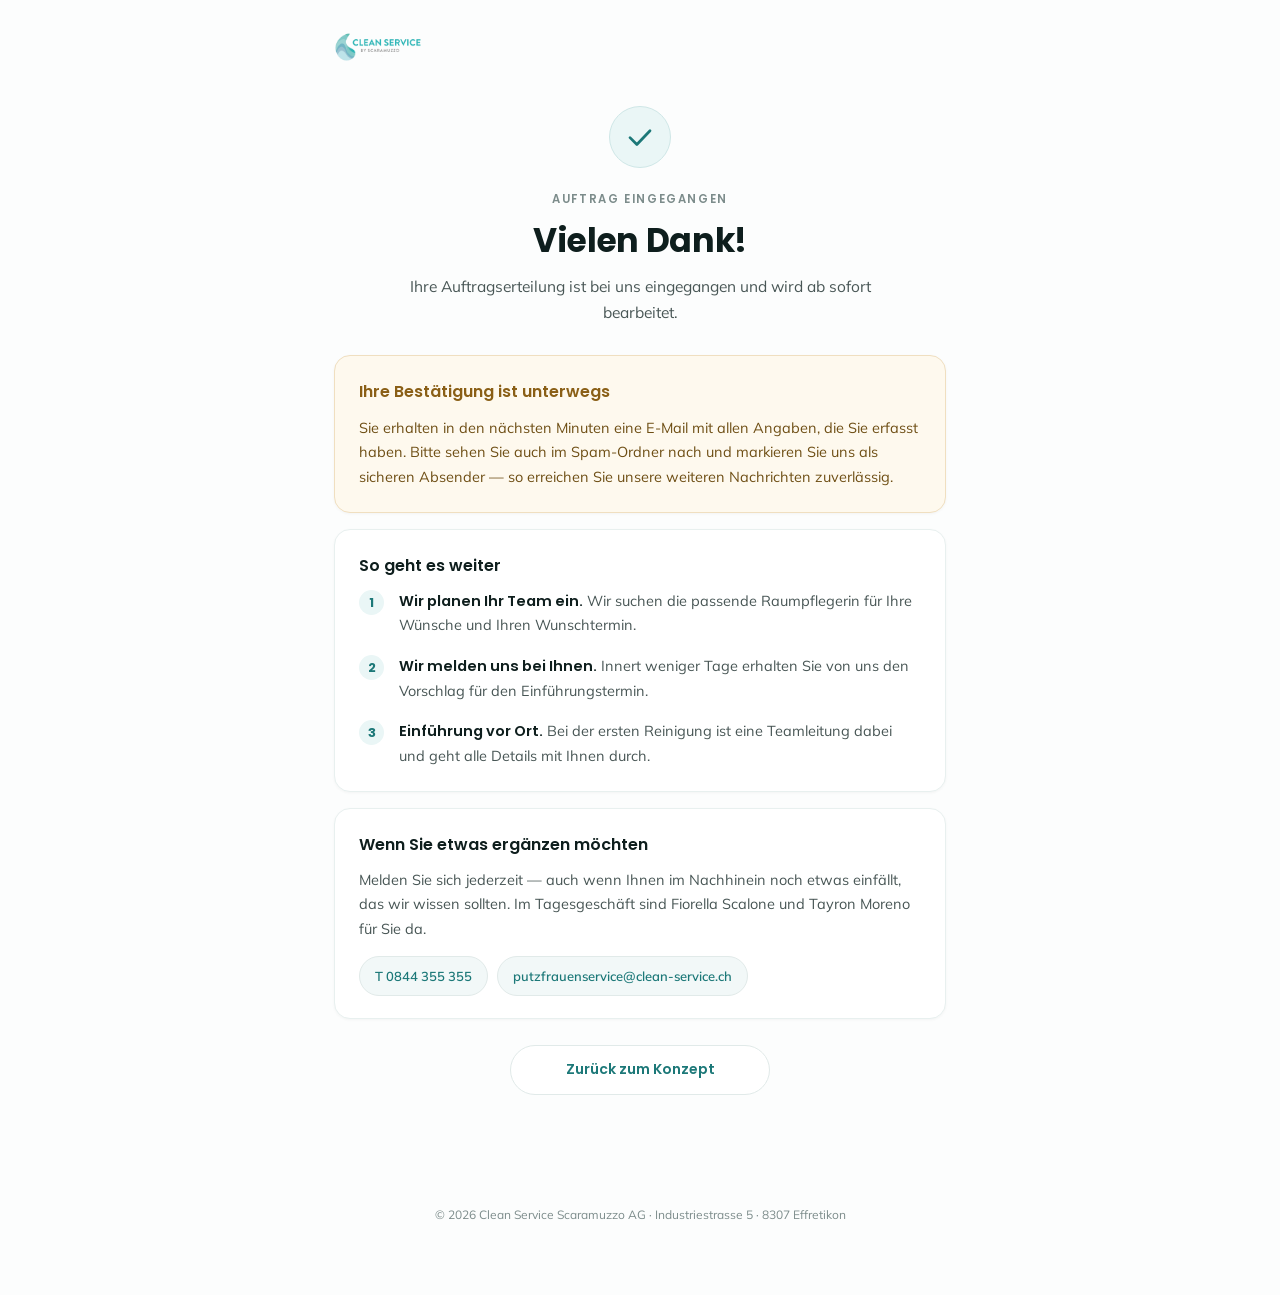
<file: danke.html>
<!DOCTYPE html>
<html lang="de">
<head>
<meta charset="UTF-8">
<meta name="viewport" content="width=device-width, initial-scale=1.0">
<meta name="color-scheme" content="light only">
<meta name="supported-color-schemes" content="light">
<title data-i18n="d0">Vielen Dank – Clean Service Scaramuzzo AG</title>
<link rel="icon" type="image/png" href="[data-uri]">
<link rel="preconnect" href="https://fonts.googleapis.com">
<link href="https://fonts.googleapis.com/css2?family=Poppins:wght@400;500;600;700&family=Mulish:wght@400;500;600;700&display=swap" rel="stylesheet">
<style>
/* ============================================================
   Bestaetigungsseite

   Frueher wurde hier styles.css eingebunden, die es im Projekt
   nicht gibt. Die Gestaltungswerte stehen jetzt direkt in der
   Datei und entsprechen dem Konzept (index.html).
   ============================================================ */
:root{
  --cd-haupt:#2BB6B7;
  --teal:#2BB6B7;
  --teal-deep:#1C7878;
  --tint-1:#EAF6F6;
  --tint-2:#F2F9F9;
  --bg:#FCFDFD;
  --surface:#FFFFFF;
  --wash:#F2F8F8;
  --border:#E1EAE9;
  --border-soft:#E8F0EF;
  --ink:#0E1E1D;
  --body-c:#485655;
  --mute:#7C8C8B;
  --warm-bg:#FEF9EE;
  --warm-bd:#F0DFC0;
  --warm-tx:#8A5F16;
  --head:'Poppins', -apple-system, BlinkMacSystemFont, sans-serif;
  --body:'Mulish', -apple-system, BlinkMacSystemFont, sans-serif;
  --radius:16px;
  --sh-1:0 1px 3px rgba(14,30,29,.04);
  --sh-2:0 1px 3px rgba(14,30,29,.045), 0 10px 24px -16px rgba(14,30,29,.16);
  --ease:cubic-bezier(.22,.61,.36,1);
  color-scheme:light only;
}
html,body{color-scheme:light only;}
*{box-sizing:border-box;}
body{
  margin:0;background:var(--bg);color:var(--body-c);
  font-family:var(--body);font-size:15px;line-height:1.7;
  -webkit-font-smoothing:antialiased;
}
a{color:var(--teal-deep);}

.kopf{max-width:660px;margin:0 auto;padding:32px 24px 0;}
.kopf img{height:30px;display:block;}

.shell{max-width:660px;margin:0 auto;padding:44px 24px 110px;}

.haken{
  width:62px;height:62px;margin:0 auto 22px;border-radius:50%;
  background:var(--tint-1);border:1px solid #CFE7E7;
  display:flex;align-items:center;justify-content:center;
}
.haken svg{width:30px;height:30px;color:var(--teal-deep);}

.kicker{
  text-align:center;font-family:var(--head);font-size:11.5px;font-weight:600;
  letter-spacing:.14em;text-transform:uppercase;color:var(--mute);margin:0 0 10px;
}
h1{
  font-family:var(--head);font-weight:700;color:var(--ink);
  font-size:clamp(25px,4vw,33px);line-height:1.25;letter-spacing:-.01em;
  margin:0 0 12px;text-align:center;
}
.lead{font-size:15.5px;color:var(--body-c);margin:0 auto 30px;text-align:center;max-width:520px;}

.karte{
  background:var(--surface);border:1px solid var(--border-soft);border-radius:var(--radius);
  padding:22px 24px;box-shadow:var(--sh-1);margin-bottom:16px;
}
.karte h2{
  font-family:var(--head);font-weight:600;color:var(--ink);font-size:16px;margin:0 0 10px;
  display:flex;align-items:center;gap:9px;flex-wrap:wrap;
}
.karte p{margin:0 0 9px;font-size:14.5px;}
.karte p:last-child{margin:0;}

.mailkarte{background:var(--warm-bg);border-color:var(--warm-bd);}
.mailkarte h2{color:var(--warm-tx);}
.mailkarte p{color:#6E4E14;}

.schritte{counter-reset:s;list-style:none;margin:0;padding:0;}
.schritte li{
  counter-increment:s;position:relative;padding:0 0 16px 40px;font-size:14.5px;
}
.schritte li:last-child{padding-bottom:0;}
.schritte li::before{
  content:counter(s);position:absolute;left:0;top:1px;
  width:25px;height:25px;border-radius:50%;
  background:var(--tint-1);color:var(--teal-deep);
  font-family:var(--head);font-weight:700;font-size:12.5px;
  display:flex;align-items:center;justify-content:center;
}
.schritte strong{color:var(--ink);font-family:var(--head);font-weight:600;}

.kontakt{display:flex;flex-wrap:wrap;gap:9px;margin-top:14px;}
.kontakt a{
  font-size:13px;color:var(--teal-deep);text-decoration:none;font-weight:600;
  border:1px solid var(--border);border-radius:100px;padding:8px 15px;background:var(--wash);
  transition:all .25s var(--ease);
}
.kontakt a:hover{background:var(--teal);color:#fff;border-color:var(--teal);}

.zurueck{
  display:block;max-width:260px;margin:26px auto 0;text-align:center;
  font-family:var(--head);font-weight:600;font-size:14px;
  color:var(--teal-deep);text-decoration:none;
  border:1px solid var(--border);border-radius:100px;padding:12px 22px;background:var(--surface);
  transition:all .25s var(--ease);
}
.zurueck:hover{background:var(--teal);color:#fff;border-color:var(--teal);}

.fuss{
  max-width:660px;margin:0 auto;padding:0 24px 70px;
  font-size:12px;color:var(--mute);text-align:center;
}

@media (max-width:560px){
  .shell{padding:32px 20px 80px;}
  .karte{padding:18px 18px;}
}
</style>
</head>
<body>

<div class="kopf">
  <img src="[data-uri]" alt="Clean Service by Scaramuzzo">
</div>

<div class="shell">

  <div class="haken">
    <svg viewBox="0 0 24 24" fill="none" stroke="currentColor" stroke-width="2.2" stroke-linecap="round" stroke-linejoin="round"><path d="M4 12.5l5.5 5.5L20 7"/></svg>
  </div>

  <p data-i18n="d1" class="kicker">Auftrag eingegangen</p>
  <h1><span data-i18n="d2">Vielen Dank</span><span id="danke-name"></span>!</h1>
  <p data-i18n="d3" class="lead">Ihre Auftragserteilung ist bei uns eingegangen und wird ab sofort bearbeitet.</p>

  <div class="karte mailkarte">
    <h2 data-i18n="d4">Ihre Bestätigung ist unterwegs</h2>
    <p data-i18n="d5">Sie erhalten in den nächsten Minuten eine E-Mail mit allen Angaben, die Sie erfasst haben. Bitte sehen Sie auch im Spam-Ordner nach und markieren Sie uns als sicheren Absender — so erreichen Sie unsere weiteren Nachrichten zuverlässig.</p>
  </div>

  <div class="karte">
    <h2 data-i18n="d6">So geht es weiter</h2>
    <ol class="schritte">
      <li data-i18n="d7"><strong>Wir planen Ihr Team ein.</strong> Wir suchen die passende Raumpflegerin für Ihre Wünsche und Ihren Wunschtermin.</li>
      <li data-i18n="d8"><strong>Wir melden uns bei Ihnen.</strong> Innert weniger Tage erhalten Sie von uns den Vorschlag für den Einführungstermin.</li>
      <li data-i18n="d9"><strong>Einführung vor Ort.</strong> Bei der ersten Reinigung ist eine Teamleitung dabei und geht alle Details mit Ihnen durch.</li>
    </ol>
  </div>

  <div class="karte">
    <h2 data-i18n="d10">Wenn Sie etwas ergänzen möchten</h2>
    <p data-i18n="d11">Melden Sie sich jederzeit — auch wenn Ihnen im Nachhinein noch etwas einfällt, das wir wissen sollten. Im Tagesgeschäft sind Fiorella Scalone und Tayron Moreno für Sie da.</p>
    <div class="kontakt">
      <a data-i18n="d12" href="tel:+41844355355">T 0844 355 355</a>
      <a data-i18n="d13" href="mailto:putzfrauenservice@clean-service.ch">putzfrauenservice@clean-service.ch</a>
    </div>
  </div>

  <a data-i18n="d15" class="zurueck" href="index.html">Zurück zum Konzept</a>
</div>

<footer data-i18n="d16" class="fuss">
  © 2026 Clean Service Scaramuzzo AG · Industriestrasse 5 · 8307 Effretikon
</footer>

<script>
/* ============================================================
   Zweisprachigkeit DE/EN
   Sprache kommt als ?spr= aus der Auftragserteilung.
   Fehlt ein Schluessel, bleibt die deutsche Fassung stehen.
   ============================================================ */
var CS_SPRACHE = 'de';
(function ermittleSprache(){
  var s = new URLSearchParams(window.location.search).get('spr');
  if(s === 'en' || s === 'de') CS_SPRACHE = s;
  document.documentElement.lang = CS_SPRACHE;
})();
function EN(){ return CS_SPRACHE === 'en'; }

const I18N_EN = {
"d0": "Thank you – Clean Service Scaramuzzo AG",
"d1": "Order received",
"d2": "Thank you",
"d3": "Your order has reached us and we are already working on it.",
"d4": "Your confirmation is on its way",
"d5": "You will receive an e-mail with all the details you entered within the next few minutes. Please also check your spam folder and mark us as a safe sender, so that our further messages reach you reliably.",
"d6": "What happens next",
"d7": "<strong>We put your team together.</strong> We look for the right cleaner for your wishes and your preferred day.",
"d8": "<strong>We get in touch.</strong> Within a few days you will receive our proposal for the introductory appointment.",
"d9": "<strong>Introduction on site.</strong> A team leader attends the first clean and goes through all the details with you.",
"d10": "If you would like to add anything",
"d11": "Get in touch at any time — also if something occurs to you later that we should know. In day-to-day business Fiorella Scalone and Tayron Moreno are there for you.",
"d15": "Back to the concept",
"d16": "© 2026 Clean Service Scaramuzzo AG · Industriestrasse 5 · 8307 Effretikon"
};

(function uebersetzeSeite(){
  if(!EN()) return;
  var fehlend = [];
  document.querySelectorAll('[data-i18n]').forEach(function(el){
    var k = el.getAttribute('data-i18n');
    if(Object.prototype.hasOwnProperty.call(I18N_EN, k)) el.innerHTML = I18N_EN[k];
    else fehlend.push(k);
  });
  var t = document.querySelector('title[data-i18n]');
  if(t) document.title = t.textContent;
  // Sprache an interne Links weitergeben
  document.querySelectorAll('a[href="index.html"]').forEach(function(a){
    a.setAttribute('href', 'index.html?spr=' + CS_SPRACHE);
  });
  if(fehlend.length) console.warn('i18n: keine englische Fassung fuer', fehlend);
})();

/* Name aus dem Link uebernehmen */
(function nameSetzen(){
  var p = new URLSearchParams(window.location.search);
  var vn = p.get('vn') || '';
  var nn = p.get('nn') || '';
  var name = (vn + ' ' + nn).trim();
  var el = document.getElementById('danke-name');
  if(el && name) el.textContent = ', ' + name;
})();
</script>

</body>
</html>
</file>
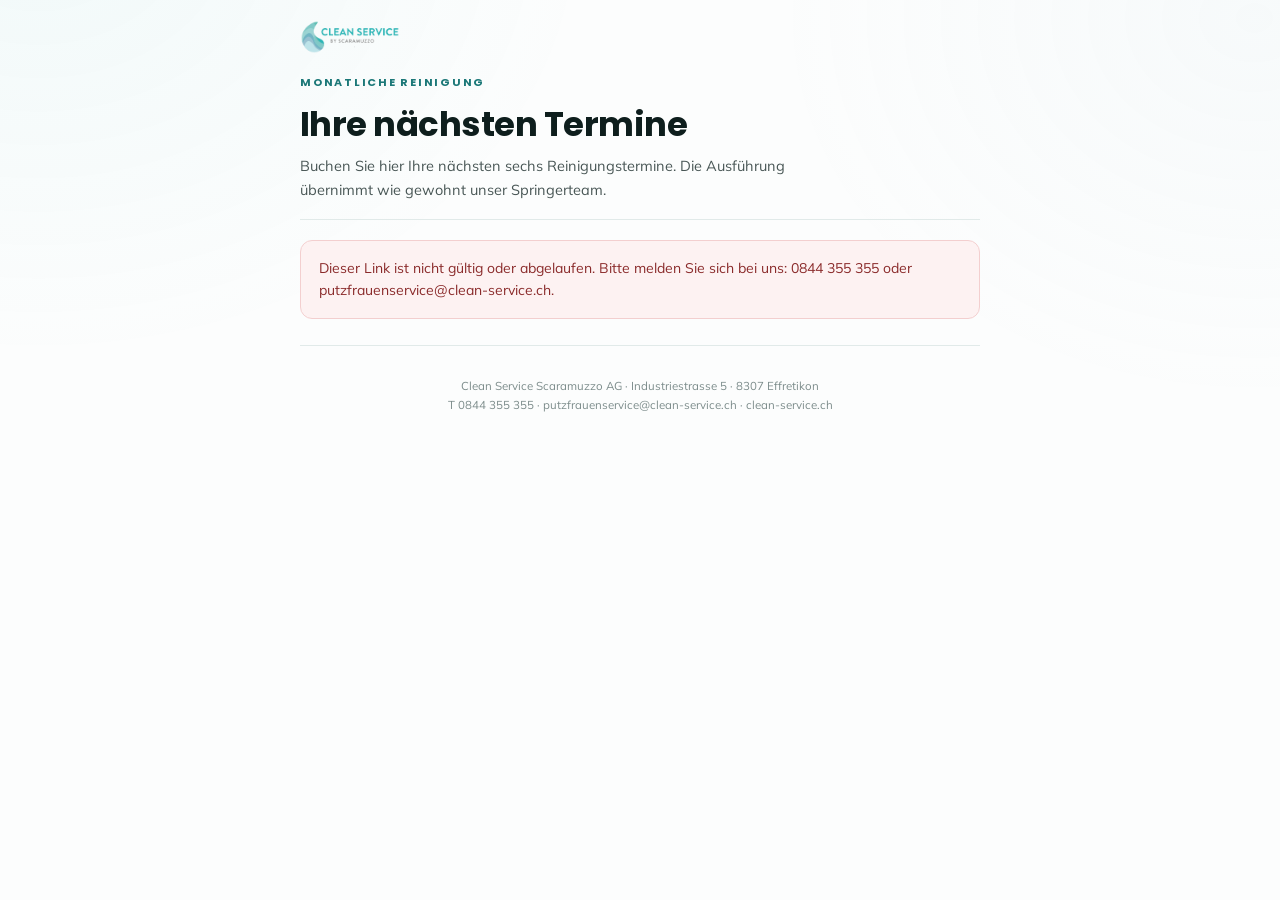
<file: termine.html>
<!DOCTYPE html>
<html lang="de">
<head>
<meta charset="UTF-8">
<meta name="viewport" content="width=device-width, initial-scale=1, viewport-fit=cover">
<meta name="color-scheme" content="light only">
<meta name="robots" content="noindex">
<title>Termine buchen – Clean Service Scaramuzzo AG</title>
<link rel="icon" type="image/png" href="[data-uri]">
<link rel="preconnect" href="https://fonts.googleapis.com">
<link rel="preconnect" href="https://fonts.gstatic.com" crossorigin>
<link href="https://fonts.googleapis.com/css2?family=Poppins:wght@400;500;600;700&family=Mulish:wght@400;500;600;700&display=swap" rel="stylesheet">
<style>
:root{
  color-scheme: light only;
  --cd-haupt:#2BB6B7; --cd-7:#BEE2E9;
  --teal:#2BB6B7; --teal-deep:#1C7878;
  --bg:#FCFDFD; --surface:#FFFFFF; --wash:#F2F8F8; --tint:#EAF6F6;
  --border:#E1EAE9; --border-soft:#E8F0EF;
  --ink:#0E1E1D; --body-c:#485655; --mute:#7C8C8B;
  --head:'Poppins',-apple-system,sans-serif; --body:'Mulish',-apple-system,sans-serif;
  --ease:cubic-bezier(.22,.61,.36,1);
}
*{box-sizing:border-box;}
html{-webkit-text-size-adjust:100%;}
body{
  margin:0;background:var(--bg);color:var(--body-c);
  font-family:var(--body);font-size:15px;line-height:1.6;-webkit-font-smoothing:antialiased;
}
body::before{
  content:'';position:fixed;inset:0;z-index:0;pointer-events:none;
  background:
    radial-gradient(900px 700px at 3% -8%, rgba(43,182,183,.05), transparent 62%),
    radial-gradient(800px 640px at 98% 2%, rgba(152,194,209,.05), transparent 60%);
}
h1,h2,h3{font-family:var(--head);color:var(--ink);margin:0;line-height:1.2;letter-spacing:-.015em;}

.wrap{position:relative;z-index:1;max-width:720px;margin:0 auto;padding:0 20px 60px;}

/* Kopf */
.top{padding:20px 0 16px;display:flex;justify-content:space-between;align-items:center;gap:16px;}
.top img{height:34px;width:auto;object-fit:contain;}
.top a{font-size:13px;color:var(--mute);text-decoration:none;white-space:nowrap;}
.top a:hover{color:var(--teal-deep);}

.intro{padding:4px 0 18px;border-bottom:1px solid var(--border);margin-bottom:20px;}
.kicker{font-family:var(--head);font-weight:700;font-size:11px;letter-spacing:.16em;
  text-transform:uppercase;color:var(--teal-deep);margin-bottom:12px;}
.intro h1{font-size:clamp(26px,5vw,34px);margin-bottom:10px;}
.intro p{margin:0;font-size:14.5px;max-width:60ch;}

/* Fortschritt */
.steps{display:flex;gap:10px;margin-bottom:26px;}
.steps div{flex:1;}
.steps div::before{content:'';display:block;height:4px;border-radius:4px;background:var(--border);
  transition:background .4s var(--ease);margin-bottom:6px;}
.steps div.on::before{background:linear-gradient(90deg,var(--cd-haupt),#60BEB3);}
.steps span{font-size:11.5px;color:var(--mute);}
.steps div.on span{color:var(--teal-deep);font-weight:600;}
@media (max-width:560px){ .steps span{font-size:10.5px;} }

/* Abschnitte — ein Block je Thema, ohne Kasten im Kasten */
.card{
  background:var(--surface);border:none;border-radius:0;
  padding:26px 0 22px;margin:0;border-bottom:1px solid var(--border-soft);box-shadow:none;
}
.card:last-of-type{border-bottom:none;}
#orderForm{background:var(--surface);border:1px solid var(--border-soft);border-radius:16px;
  padding:6px 26px 22px;box-shadow:0 1px 3px rgba(14,30,29,.04);}
@media (max-width:560px){ #orderForm{padding:2px 16px 18px;border-radius:12px;} }
.card > h2{
  font-size:17px;display:flex;align-items:baseline;gap:9px;margin-bottom:3px;
}
.card > h2 .n{
  color:var(--teal);font-size:13px;font-weight:700;flex:none;
}
.card > .hint{font-size:13px;color:var(--mute);margin:0 0 16px 0;}
@media (max-width:560px){.card{padding:22px 0 18px;}}

/* Felder */
.row{display:grid;gap:12px;margin-bottom:14px;}
.row:last-child{margin-bottom:0;}
.row.two{grid-template-columns:1fr 1fr;}
.row.three{grid-template-columns:1fr 1fr 1fr;}
.row.anrede{grid-template-columns:110px 1fr 1fr;}
@media (max-width:560px){
  .row.two,.row.three{grid-template-columns:1fr;}
  .row.anrede{grid-template-columns:1fr;}
}
label.fl{display:block;font-size:12px;font-weight:600;color:var(--body-c);margin-bottom:5px;}
input[type=text],input[type=tel],input[type=email],input[type=number],input[type=date],select,textarea{
  width:100%;font-family:var(--body);font-size:14.5px;padding:10px 12px;
  border:1px solid var(--border);border-radius:8px;background:#fff;color:var(--ink);
  transition:border-color .2s var(--ease),box-shadow .2s var(--ease);
}
input:focus,select:focus,textarea:focus{
  outline:none;border-color:var(--teal);box-shadow:0 0 0 3px rgba(43,182,183,.13);
}
textarea{min-height:70px;resize:vertical;line-height:1.6;}
select{appearance:none;background-image:url("data:image/svg+xml,%3Csvg xmlns='http://www.w3.org/2000/svg' viewBox='0 0 24 24' fill='none' stroke='%237C8C8B' stroke-width='2'%3E%3Cpath d='M6 9l6 6 6-6'/%3E%3C/svg%3E");
  background-repeat:no-repeat;background-position:right 12px center;background-size:16px;padding-right:36px;}

/* Auswahlfelder als Kacheln */
.opts{display:flex;flex-wrap:wrap;gap:7px;}
.opt{
  display:inline-flex;align-items:center;gap:8px;cursor:pointer;
  border:1px solid var(--border);border-radius:8px;padding:9px 13px;min-height:42px;
  background:#fff;font-size:13.5px;color:var(--body-c);
  transition:all .2s var(--ease);
}
.opt:hover{border-color:#BCDDDC;}
.opt input{accent-color:var(--teal);width:17px;height:17px;margin:0;flex:none;}
.opt:has(input:checked){border-color:var(--teal);background:var(--tint);color:var(--ink);font-weight:600;}
.opt .sub{font-size:11.5px;color:var(--mute);font-weight:400;margin-left:2px;}
.opt.wide{width:100%;}

/* Klappbereich */
.folds{margin-top:14px;padding-top:16px;border-top:1px solid var(--border-soft);}
.folds.hidden{display:none;}

/* Hinweiskasten */
.note{
  background:var(--tint);border:1px solid #CFE6EA;border-radius:10px;
  padding:13px 15px;font-size:13px;color:var(--body-c);line-height:1.55;margin-top:12px;
}
.note strong{color:var(--ink);}
.note p{margin:0 0 8px;}
.note p:last-child{margin:0;}
.note-zeit{
  background:var(--tint);border:1px solid #CFE6EA;border-left:3px solid var(--teal);
  color:var(--body-c);font-weight:400;
}
.note-zeit strong{ color:var(--ink);font-weight:700; }
.note-zeit .zeile{ display:block; }
.note-zeit .zeile + .zeile{ margin-top:6px; }

/* Auswahl mit Zusatzzeile: Text oben, Erläuterung darunter */
.opt.zwei{ align-items:flex-start; padding:11px 13px; }
.opt.zwei > span{ display:block; }
.opt.zwei .sub{ display:block;margin:2px 0 0;font-size:11.5px;color:var(--mute); }
.zutritt-frage{ margin-top:18px; }
.note-head{display:flex;align-items:center;gap:10px;flex-wrap:wrap;margin-bottom:9px;}
.note-head strong{font-family:var(--head);font-size:14px;}
.note-tag{font-size:11.5px;font-weight:700;color:var(--teal-deep);background:#fff;
  border:1px solid #CFE6EA;border-radius:100px;padding:3px 10px;white-space:nowrap;}

/* Zusammenfassung */
.sum{background:var(--wash);border:1px solid #DCEAE9;border-radius:12px;padding:16px 18px;margin-top:4px;}
.sum .l{font-size:11.5px;color:var(--mute);text-transform:uppercase;letter-spacing:.1em;margin-bottom:5px;}
.sum .v{font-family:var(--head);font-weight:700;font-size:19px;color:var(--teal-deep);}
.sum .s{font-size:12.5px;color:var(--mute);margin-top:3px;}

/* Abschluss */
.agb{display:flex;gap:11px;align-items:flex-start;font-size:13.5px;margin:4px 0 18px;cursor:pointer;}
.agb input{accent-color:var(--teal);width:18px;height:18px;margin-top:2px;flex:none;}
.agb a{color:var(--teal-deep);}
.btn{
  display:block;width:100%;text-align:center;border:none;cursor:pointer;
  background:linear-gradient(135deg,var(--cd-haupt),var(--teal-deep));color:#fff;
  border-radius:12px;padding:16px;font-family:var(--head);font-weight:600;font-size:15.5px;
  box-shadow:0 8px 22px -10px rgba(43,182,183,.7);
  transition:transform .25s var(--ease),box-shadow .25s var(--ease),opacity .2s;
}
.btn:hover{transform:translateY(-2px);box-shadow:0 14px 30px -12px rgba(43,182,183,.8);}
.btn:disabled{opacity:.6;cursor:default;transform:none;}
.fine{text-align:center;font-size:12px;color:var(--mute);margin-top:12px;}

footer{padding:30px 0 20px;border-top:1px solid var(--border);margin-top:26px;
  font-size:11.5px;color:var(--mute);text-align:center;line-height:1.7;}

@media print{ body::before{display:none;} .btn{display:none;} }
</style>
<style>
.plan{list-style:none;margin:0;padding:0;}
.plan li{display:flex;justify-content:space-between;gap:12px;padding:9px 0;border-bottom:1px solid var(--border-soft);font-size:14px;}
.plan li:last-child{border-bottom:none;}
.plan li .vorbei{color:var(--mute);}
.plan li strong{color:var(--ink);font-weight:600;}
.meldung{border-radius:12px;padding:16px 18px;font-size:14px;line-height:1.6;}
.meldung.fehler{background:#FDF2F2;border:1px solid #F3CFCF;color:#8A2A2A;}
.meldung.ok{background:var(--tint);border:1px solid #CFE6EA;color:var(--ink);}
.laden{text-align:center;color:var(--mute);padding:40px 0;}
</style>
</head>
<body>
<div class="wrap">

  <div class="top">
    <img src="[data-uri]" alt="Clean Service Scaramuzzo AG">
  </div>

  <div class="intro">
    <div class="kicker" id="t-kicker">Monatliche Reinigung</div>
    <h1 id="t-titel">Ihre nächsten Termine</h1>
    <p id="t-intro">Buchen Sie hier Ihre nächsten sechs Reinigungstermine. Die Ausführung übernimmt wie gewohnt unser Springerteam.</p>
  </div>

  <div id="bereich"><div class="laden" id="t-laden">Einen Moment …</div></div>

  <footer>
    Clean Service Scaramuzzo AG · Industriestrasse 5 · 8307 Effretikon<br>
    T 0844 355 355 · putzfrauenservice@clean-service.ch · clean-service.ch
  </footer>
</div>

<script>
/* termine.html — Nachbuchung der monatlichen Reinigung.
   Aufruf über den signierten Link aus der Erinnerungsmail:
   termine.html?id=<Auftrag>&sig=<Signatur>&spr=de|en */
const P = new URLSearchParams(location.search);
const ID = P.get('id') || '', SIG = P.get('sig') || '';
let SPR = (P.get('spr') === 'en') ? 'en' : 'de';
const EN = () => SPR === 'en';
const ANZAHL = 6, ABSTAND = 14;
let AB = '';   // frühestes Datum für den ersten neuen Termin (vom Server)

const T = {
  de: { kicker:'Monatliche Reinigung', titel:'Ihre nächsten Termine',
        intro:'Buchen Sie hier Ihre nächsten sechs Reinigungstermine. Die Ausführung übernimmt wie gewohnt unser Springerteam.',
        laden:'Einen Moment …', bisher:'Ihre bisherigen Termine', neu:'Ihre nächsten sechs Termine',
        hinweis:'Bitte wählen Sie für jeden Monat ein Datum von Montag bis Freitag. Zwischen zwei Terminen liegen mindestens 14 Tage. Die Reinigung findet zwischen 08:00 und 17:00 Uhr statt, die genaue Uhrzeit bestätigen wir Ihnen am Vortag per E-Mail. Mit dem Absenden sind die Termine verbindlich gebucht.',
        termin:'Termin', knopf:'Termine verbindlich buchen', sendet:'Wird gebucht …',
        ungueltig:'Dieser Link ist nicht gültig oder abgelaufen. Bitte melden Sie sich bei uns: 0844 355 355 oder putzfrauenservice@clean-service.ch.',
        fertigTitel:'Vielen Dank, Ihre Termine sind gebucht.',
        fertig:'Sie erhalten in wenigen Minuten eine Bestätigung per E-Mail. Vier Monate nach dieser Buchung erinnern wir Sie wieder an die nächsten Termine.',
        fehlerSenden:'Die Buchung konnte nicht gespeichert werden. Bitte versuchen Sie es erneut oder rufen Sie uns an: 0844 355 355.',
        uhr:' Uhr', wt:['So','Mo','Di','Mi','Do','Fr','Sa'] },
  en: { kicker:'Monthly cleaning', titel:'Your next appointments',
        intro:'Book your next six cleaning appointments here. As before, the work is carried out by our relief team.',
        laden:'One moment …', bisher:'Your previous appointments', neu:'Your next six appointments',
        hinweis:'Please choose one date per month, Monday to Friday, with at least 14 days between two dates. Cleaning takes place between 08:00 and 17:00; we confirm the exact time by e-mail the day before. Once you submit, the dates are firmly booked.',
        termin:'Date', knopf:'Book appointments', sendet:'Booking …',
        ungueltig:'This link is not valid or has expired. Please contact us: 0844 355 355 or putzfrauenservice@clean-service.ch.',
        fertigTitel:'Thank you, your appointments are booked.',
        fertig:'You will receive a confirmation by e-mail in a few minutes. Four months after this booking we will remind you again about the next appointments.',
        fehlerSenden:'The booking could not be saved. Please try again or call us: 0844 355 355.',
        uhr:'', wt:['Sun','Mon','Tue','Wed','Thu','Fri','Sat'] }
};
const t = k => T[SPR][k];

function isoPlus(iso, n){ const d = new Date(iso + 'T12:00:00'); d.setDate(d.getDate() + n); return d.toISOString().slice(0, 10); }
function terminText(x){
  const d = new Date(x.datum + 'T12:00:00');
  return t('wt')[d.getDay()] + ', ' + d.toLocaleDateString('de-CH', {day:'2-digit', month:'2-digit', year:'numeric'});
}
function esc(s){ return String(s).replace(/[&<>"]/g, c => ({'&':'&amp;','<':'&lt;','>':'&gt;','"':'&quot;'})[c]); }
function texteSetzen(){
  document.documentElement.lang = SPR;
  document.getElementById('t-kicker').textContent = t('kicker');
  document.getElementById('t-titel').textContent = t('titel');
  document.getElementById('t-intro').textContent = t('intro');
  const l = document.getElementById('t-laden'); if(l) l.textContent = t('laden');
}
function meldung(art, titel, text){
  document.getElementById('bereich').innerHTML =
    '<div class="meldung ' + art + '">' + (titel ? '<strong>' + esc(titel) + '</strong><br>' : '') + esc(text) + '</div>';
}

async function laden(){
  texteSetzen();
  if(!ID || !SIG){ meldung('fehler', '', t('ungueltig')); return; }
  let d;
  try{
    const r = await fetch('/api/termine?id=' + encodeURIComponent(ID) + '&sig=' + encodeURIComponent(SIG));
    d = await r.json();
    if(!r.ok) throw new Error(d.error || 'Fehler');
  }catch(e){ meldung('fehler', '', t('ungueltig')); return; }
  if(!P.get('spr') && d.sprache === 'en'){ SPR = 'en'; texteSetzen(); }
  AB = d.naechsteAb;
  formularZeigen(d);
}

function formularZeigen(d){
  const bisher = (d.termine || []).slice(-6);
  const heute = new Date().toISOString().slice(0, 10);
  let h = '';
  if(bisher.length){
    h += '<div class="card"><h2>' + t('bisher') + '</h2><ul class="plan">' +
      bisher.map(x => '<li><span class="' + (x.datum < heute ? 'vorbei' : '') + '">' + esc(terminText(x)) + '</span></li>').join('') +
      '</ul></div>';
  }
  h += '<form id="f" class="card" novalidate><h2>' + t('neu') + '</h2>' +
       '<div class="note" style="margin:8px 0 16px;">' + t('hinweis') + '</div>';
  for(let i = 0; i < ANZAHL; i += 2){
    h += '<div class="row two" style="margin-bottom:10px;">' + [i, i + 1].map(k =>
      '<div><label class="fl" for="d' + k + '">' + (k + 1) + '. ' + t('termin') + '</label>' +
      '<input type="date" id="d' + k + '" class="t-datum" min="' + AB + '"></div>').join('') + '</div>';
  }
  h += '<div style="height:8px;"></div><button type="submit" class="btn" id="knopf">' + t('knopf') + '</button></form>';
  document.getElementById('bereich').innerHTML = h;

  const f = document.getElementById('f');
  f.addEventListener('change', e => {
    const m = /^d(\d)$/.exec(e.target.id || '');
    if(m && e.target.value){
      const i = +m[1];
      const n = document.getElementById('d' + (i + 1));
      if(n && !n.value) n.value = isoPlus(e.target.value, 28);
    }
  });
  f.addEventListener('submit', senden);
}

function pruefen(){
  const liste = [];
  for(let i = 0; i < ANZAHL; i++){
    const d = document.getElementById('d' + i);
    const nr = (i + 1) + '. ' + t('termin');
    if(!d.value) return { feld:d, fehler: EN() ? 'Please choose date ' + (i+1) + '.' : 'Bitte wählen Sie ein Datum für den ' + nr + '.' };
    const wt = new Date(d.value + 'T12:00:00').getDay();
    if(wt === 0 || wt === 6) return { feld:d, fehler: EN() ? 'Date ' + (i+1) + ' falls on a weekend. Please choose Monday to Friday.' : 'Der ' + nr + ' fällt auf ein Wochenende. Bitte wählen Sie Montag bis Freitag.' };
    if(d.value < AB) return { feld:d, fehler: EN() ? 'Date ' + (i+1) + ' must be on or after ' + new Date(AB + 'T12:00:00').toLocaleDateString('en-GB') + '.' : 'Der ' + nr + ' muss am oder nach dem ' + new Date(AB + 'T12:00:00').toLocaleDateString('de-CH') + ' liegen.' };
    if(i > 0 && d.value < isoPlus(liste[i-1].datum, ABSTAND)) return { feld:d, fehler: EN() ? 'Please leave at least 14 days between dates ' + i + ' and ' + (i+1) + '.' : 'Zwischen dem ' + i + '. und dem ' + nr + ' müssen mindestens 14 Tage liegen.' };
    liste.push({ datum:d.value });
  }
  return { termine: liste };
}

async function senden(e){
  e.preventDefault();
  const p = pruefen();
  if(p.fehler){ alert(p.fehler); if(p.feld) p.feld.focus(); return; }
  const k = document.getElementById('knopf'); k.disabled = true; k.textContent = t('sendet');
  try{
    const r = await fetch('/api/termine', { method:'POST', headers:{'Content-Type':'application/json'},
      body: JSON.stringify({ id:ID, sig:SIG, termine:p.termine, sprache:SPR }) });
    const d = await r.json().catch(() => ({}));
    if(!r.ok){ alert(d.error || t('fehlerSenden')); k.disabled = false; k.textContent = t('knopf'); return; }
    document.getElementById('bereich').innerHTML =
      '<div class="meldung ok"><strong>' + esc(t('fertigTitel')) + '</strong><br>' + esc(t('fertig')) + '</div>' +
      '<div class="card" style="margin-top:12px;"><h2>' + t('neu') + '</h2><ul class="plan">' +
      p.termine.map(x => '<li><strong>' + esc(terminText(x)) + '</strong></li>').join('') + '</ul></div>';
  }catch(err){
    alert(t('fehlerSenden')); k.disabled = false; k.textContent = t('knopf');
  }
}

laden();
</script>
</body>
</html>
</file>
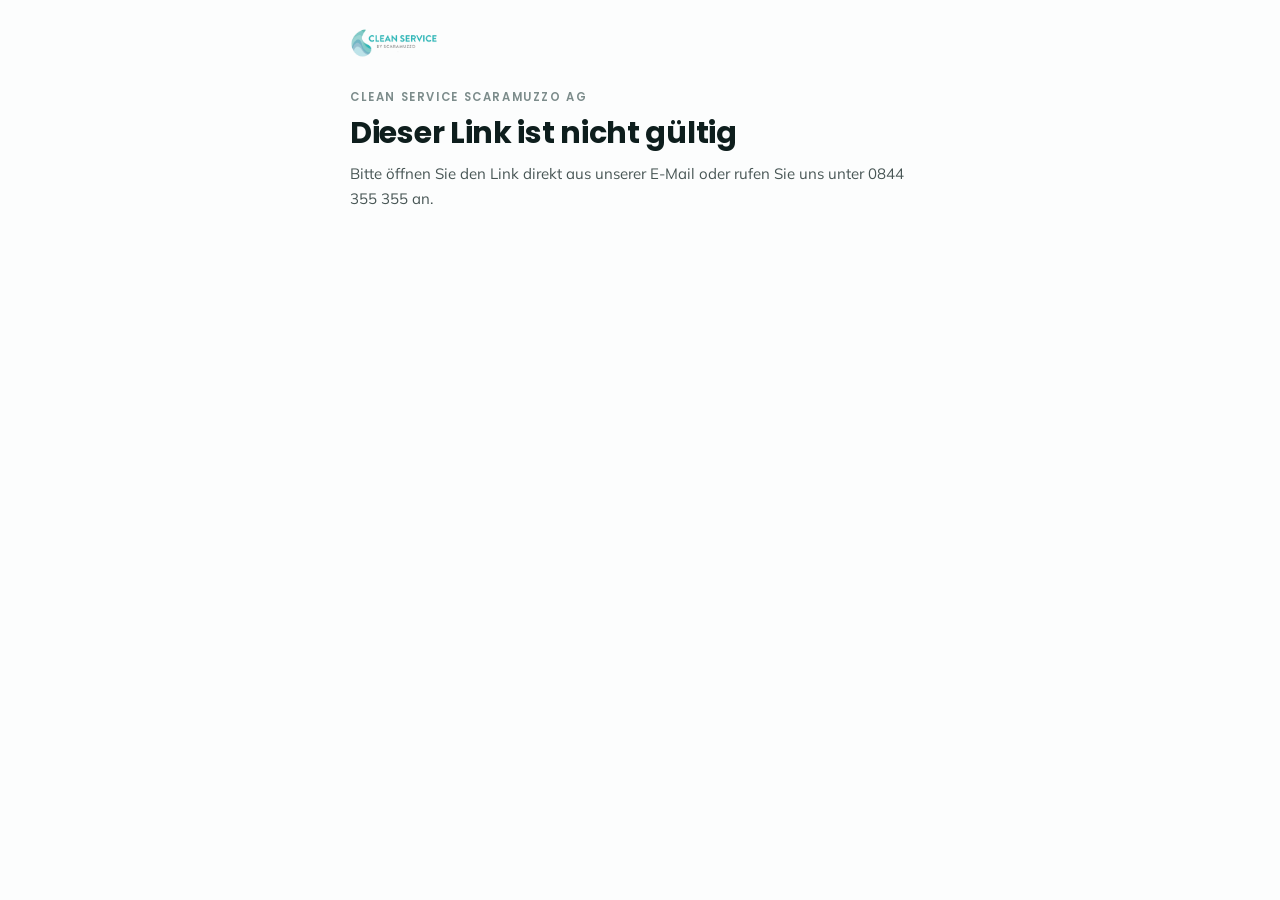
<file: wechsel.html>
<!DOCTYPE html>
<html lang="de">
<head>
<meta charset="UTF-8">
<meta name="viewport" content="width=device-width, initial-scale=1.0">
<meta name="color-scheme" content="light only">
<meta name="robots" content="noindex">
<title>Reinigungstage angeben – Clean Service Scaramuzzo AG</title>
<link rel="icon" type="image/png" href="[data-uri]">
<link rel="preconnect" href="https://fonts.googleapis.com">
<link href="https://fonts.googleapis.com/css2?family=Poppins:wght@400;500;600;700&family=Mulish:wght@400;500;600;700&display=swap" rel="stylesheet">
<style>
/* ============================================================
   Antwortseite der Kundschaft beim Wechsel der Raumpflegerin
   Link aus der Mail (signiert). Ein Klick pro Tag, eine Tageszeit,
   eine Bemerkung — danach entsteht die Vakanz im Stellenportal.
   ============================================================ */
:root{
  --teal:#2BB6B7; --teal-deep:#1C7878; --tint-1:#EAF6F6; --tint-2:#F2F9F9;
  --bg:#FCFDFD; --surface:#FFFFFF; --border:#E1EAE9; --border-soft:#E8F0EF;
  --ink:#0E1E1D; --body-c:#485655; --mute:#7C8C8B;
  --warm-bg:#FEF9EE; --warm-bd:#F0DFC0; --warm-tx:#8A5F16;
  --err:#B3261E;
  --head:'Poppins',-apple-system,BlinkMacSystemFont,sans-serif;
  --body:'Mulish',-apple-system,BlinkMacSystemFont,sans-serif;
  --radius:16px;
  --sh-1:0 1px 3px rgba(14,30,29,.04);
  color-scheme:light only;
}
*{box-sizing:border-box;}
html,body{color-scheme:light only;}
body{margin:0;background:var(--bg);color:var(--body-c);font-family:var(--body);font-size:15px;line-height:1.65;-webkit-font-smoothing:antialiased;}
a{color:var(--teal-deep);}
.kopf{max-width:620px;margin:0 auto;padding:28px 20px 0;}
.kopf img{height:30px;display:block;}
.shell{max-width:620px;margin:0 auto;padding:30px 20px 90px;}
.kicker{font-family:var(--head);font-size:11.5px;font-weight:600;letter-spacing:.14em;text-transform:uppercase;color:var(--mute);margin:0 0 8px;}
h1{font-family:var(--head);font-weight:700;color:var(--ink);font-size:clamp(23px,4vw,30px);line-height:1.25;letter-spacing:-.01em;margin:0 0 10px;}
.lead{font-size:15px;margin:0 0 22px;}
.lead strong{color:var(--ink);}
.karte{background:var(--surface);border:1px solid var(--border-soft);border-radius:var(--radius);padding:20px 22px;box-shadow:var(--sh-1);margin-bottom:14px;}
.karte h2{font-family:var(--head);font-size:15px;font-weight:600;color:var(--ink);margin:0 0 4px;}
.karte .hint{font-size:13px;color:var(--mute);margin:0 0 12px;}
.fakten{display:grid;grid-template-columns:1fr 1fr;gap:10px 18px;margin:0;}
.fakten div{font-size:13px;color:var(--mute);}
.fakten div b{display:block;color:var(--ink);font-weight:600;font-size:14.5px;margin-top:1px;}
.tage{display:grid;grid-template-columns:repeat(3,1fr);gap:8px;}
@media (min-width:480px){.tage{grid-template-columns:repeat(6,1fr);}}
.tage label,.zeiten label{display:block;cursor:pointer;}
.tage input,.zeiten input{position:absolute;opacity:0;width:0;height:0;}
.tage span{display:block;text-align:center;padding:12px 4px;border:1.5px solid var(--border);border-radius:12px;font-family:var(--head);font-weight:600;font-size:14px;color:var(--ink);background:#fff;transition:all .15s;}
.tage input:checked+span{background:var(--teal);border-color:var(--teal);color:#fff;}
.tage input:focus-visible+span,.zeiten input:focus-visible+.opt{outline:2px solid var(--teal-deep);outline-offset:2px;}
.zeiten{display:grid;gap:8px;}
.zeiten .opt{display:flex;align-items:center;gap:12px;padding:12px 14px;border:1.5px solid var(--border);border-radius:12px;background:#fff;transition:all .15s;}
.zeiten .opt i{width:18px;height:18px;border-radius:50%;border:2px solid var(--border);flex:none;position:relative;}
.zeiten input:checked+.opt{border-color:var(--teal);background:var(--tint-2);}
.zeiten input:checked+.opt i{border-color:var(--teal);}
.zeiten input:checked+.opt i::after{content:'';position:absolute;inset:3px;border-radius:50%;background:var(--teal);}
.zeiten b{display:block;color:var(--ink);font-weight:600;font-size:14.5px;}
.zeiten small{display:block;font-size:12.5px;color:var(--mute);}
textarea{width:100%;min-height:84px;padding:12px 14px;border:1.5px solid var(--border);border-radius:12px;font:inherit;font-size:14.5px;color:var(--ink);resize:vertical;background:#fff;}
textarea:focus{outline:none;border-color:var(--teal);}
.btn{display:inline-flex;align-items:center;justify-content:center;width:100%;padding:15px 22px;border:0;border-radius:12px;background:var(--teal);color:#fff;font-family:var(--head);font-weight:600;font-size:15.5px;cursor:pointer;margin-top:6px;}
.btn:disabled{opacity:.55;cursor:default;}
.fehler{color:var(--err);font-size:13.5px;margin:10px 0 0;min-height:1em;}
.warm{background:var(--warm-bg);border:1px solid var(--warm-bd);color:var(--warm-tx);border-radius:12px;padding:12px 14px;font-size:13.5px;margin-bottom:14px;}
.haken{width:62px;height:62px;margin:0 0 18px;border-radius:50%;background:var(--tint-1);border:1px solid #CFE7E7;display:flex;align-items:center;justify-content:center;}
.haken svg{width:30px;height:30px;color:var(--teal-deep);}
.fuss{font-size:12.5px;color:var(--mute);margin-top:26px;}
.lade{color:var(--mute);padding:40px 0;text-align:center;}
</style>
</head>
<body>
<div class="kopf"><img src="[data-uri]" alt="Clean Service Scaramuzzo AG"></div>
<div class="shell" id="app"><div class="lade">Einen Moment …</div></div>
<script>
(function(){
  var p = new URLSearchParams(location.search);
  var id = p.get('id') || '', sig = p.get('sig') || '';
  var app = document.getElementById('app');
  var TAGE = ['Mo','Di','Mi','Do','Fr','Sa'];
  var TAGL = {Mo:'Montag',Di:'Dienstag',Mi:'Mittwoch',Do:'Donnerstag',Fr:'Freitag',Sa:'Samstag'};
  var TZ = {vormittag:'Vormittag (08:00 – 12:00 Uhr)', nachmittag:'Nachmittag (13:00 – 17:00 Uhr)', egal:'Nach Absprache'};
  function esc(t){ return String(t==null?'':t).replace(/[<>&"]/g,function(c){return {'<':'&lt;','>':'&gt;','&':'&amp;','"':'&quot;'}[c];}); }
  function fehlerSeite(txt){
    app.innerHTML = '<p class="kicker">Clean Service Scaramuzzo AG</p><h1>Dieser Link ist nicht gültig</h1>' +
      '<p class="lead">' + esc(txt || 'Bitte öffnen Sie den Link direkt aus unserer E-Mail oder rufen Sie uns unter 0844 355 355 an.') + '</p>';
  }
  if(!id || !sig){ fehlerSeite(); return; }

  function dankeSeite(d){
    var a = d.antwort || {};
    var tage = (a.tage || []).map(function(t){ return TAGL[t] || t; }).join(', ');
    app.innerHTML =
      '<div class="haken"><svg viewBox="0 0 24 24" fill="none" stroke="currentColor" stroke-width="2.4" stroke-linecap="round" stroke-linejoin="round"><path d="M5 12.5l4.5 4.5L19 7.5"/></svg></div>' +
      '<p class="kicker">Vielen Dank</p><h1>Ihre Angaben sind bei uns</h1>' +
      '<p class="lead">Wir haben Ihre Rückmeldung erhalten' + (d.bereits ? ' — sie war bereits bei uns eingetragen' : '') +
      '. Die Suche nach Ihrer neuen Raumpflegerin ist gestartet. Sobald wir eine passende Nachfolge gefunden haben, erhalten Sie von uns einen Vorschlag für die Einführung. Bis dahin übernimmt unser Springerteam Ihre Reinigung in Ihrem bisherigen Turnus.</p>' +
      '<div class="karte"><h2>Ihre Angaben</h2><div class="fakten" style="margin-top:10px;">' +
      '<div>Mögliche Reinigungstage<b>' + esc(tage || '–') + '</b></div>' +
      '<div>Tageszeit<b>' + esc(TZ[a.tageszeit] || '–') + '</b></div>' +
      (a.bemerkung ? '<div style="grid-column:1/-1">Bemerkung<b>' + esc(a.bemerkung) + '</b></div>' : '') +
      '</div></div>' +
      '<p class="fuss">Möchten Sie etwas ändern? Antworten Sie einfach auf unsere E-Mail oder rufen Sie uns unter 0844 355 355 an.</p>';
  }

  function formular(d){
    var tageHtml = TAGE.map(function(t){
      return '<label><input type="checkbox" name="tag" value="' + t + '"><span>' + t + '</span></label>';
    }).join('');
    var zeiten = [['vormittag','Vormittag','08:00 – 12:00 Uhr'],['nachmittag','Nachmittag','13:00 – 17:00 Uhr'],['egal','Egal','Vormittag oder Nachmittag, nach Absprache']]
      .map(function(z){ return '<label><input type="radio" name="tz" value="' + z[0] + '"><span class="opt"><i></i><span><b>' + z[1] + '</b><small>' + z[2] + '</small></span></span></label>'; }).join('');
    app.innerHTML =
      '<p class="kicker">Wechsel Ihrer Raumpflegerin</p><h1>Welche Reinigungstage sind künftig möglich?</h1>' +
      '<p class="lead">' + esc(d.anrede) + '<br>Damit wir die Stelle für Ihre neue, feste Raumpflegerin ausschreiben können, brauchen wir Ihre möglichen Reinigungstage und die Tageszeit. <strong>Erst mit Ihrer Rückmeldung startet die Suche.</strong> Je mehr Tage möglich sind, desto schneller finden wir die passende Person.</p>' +
      '<div class="karte"><h2>Ihre Reinigung</h2><div class="fakten" style="margin-top:8px;">' +
      '<div>Objekt<b>' + esc(d.adresse) + '</b></div>' +
      '<div>Rhythmus<b>' + esc(d.rhythmus) + (d.aufwand ? ' · ' + esc(d.aufwand) : '') + '</b></div>' +
      (d.bisherTag ? '<div>Bisheriger Reinigungstag<b>' + esc(d.bisherTag) + '</b></div>' : '') +
      (d.bisher ? '<div>Bisherige Raumpflegerin<b>' + esc(d.bisher) + '</b></div>' : '') +
      '</div><p class="hint" style="margin:12px 0 0;">Der Rhythmus bleibt wie bisher — Sie müssen nur Tage und Tageszeit angeben.</p></div>' +
      '<form id="f" novalidate>' +
      '<div class="karte"><h2>Mögliche Reinigungstage</h2><p class="hint">Mehrere Tage möglich — bitte alle anklicken, die für Sie in Frage kommen.</p><div class="tage">' + tageHtml + '</div></div>' +
      '<div class="karte"><h2>Tageszeit</h2><p class="hint">Eine Auswahl.</p><div class="zeiten">' + zeiten + '</div></div>' +
      '<div class="karte"><h2>Bemerkung <span style="font-weight:400;color:var(--mute);font-size:13px;">(freiwillig)</span></h2><p class="hint">Zum Beispiel: Schlüsselübergabe, Zutritt, Besonderheiten.</p><textarea id="bem" maxlength="1000" placeholder="Ihre Bemerkung"></textarea></div>' +
      '<button class="btn" type="submit" id="btn">Angaben senden und Suche starten</button>' +
      '<p class="fehler" id="err" aria-live="polite"></p></form>' +
      '<p class="fuss">Fragen? 0844 355 355 · putzfrauenservice@clean-service.ch</p>';
    document.getElementById('f').addEventListener('submit', senden);
  }

  async function senden(e){
    e.preventDefault();
    var err = document.getElementById('err'); err.textContent = '';
    var tage = Array.prototype.map.call(document.querySelectorAll('input[name=tag]:checked'), function(x){ return x.value; });
    var tzEl = document.querySelector('input[name=tz]:checked');
    if(!tage.length){ err.textContent = 'Bitte mindestens einen Reinigungstag anklicken.'; return; }
    if(!tzEl){ err.textContent = 'Bitte eine Tageszeit wählen.'; return; }
    var btn = document.getElementById('btn'); btn.disabled = true; btn.textContent = 'Wird gesendet …';
    try{
      var r = await fetch('/api/wechsel', { method:'POST', headers:{'Content-Type':'application/json'},
        body: JSON.stringify({ aktion:'antwort', id:id, sig:sig, tage:tage, tageszeit:tzEl.value, bemerkung:(document.getElementById('bem').value || '').trim() }) });
      var d = await r.json().catch(function(){ return {}; });
      if(!r.ok) throw new Error(d.error || 'Server ' + r.status);
      dankeSeite(d);
      window.scrollTo(0,0);
    }catch(ex){
      err.textContent = 'Senden hat nicht geklappt: ' + ex.message + ' — bitte nochmals versuchen oder 0844 355 355 anrufen.';
      btn.disabled = false; btn.textContent = 'Angaben senden und Suche starten';
    }
  }

  fetch('/api/wechsel?id=' + encodeURIComponent(id) + '&sig=' + encodeURIComponent(sig), {cache:'no-store'})
    .then(function(r){ return r.json().then(function(d){ return {ok:r.ok, d:d}; }); })
    .then(function(x){
      if(!x.ok) return fehlerSeite(x.d && x.d.error === 'Nicht gefunden' ? 'Diesen Vorgang finden wir nicht mehr. Bitte rufen Sie uns unter 0844 355 355 an.' : '');
      if(x.d.monatlich){
        app.innerHTML = '<p class="kicker">Clean Service Scaramuzzo AG</p><h1>Es ist nichts zu tun</h1><p class="lead">Bei Ihrer monatlichen Reinigung übernimmt unser Springerteam in Ihrem bisherigen Turnus. Sie müssen nichts angeben. Herzlichen Dank.</p>';
        return;
      }
      if(x.d.beantwortet) return dankeSeite(x.d);
      formular(x.d);
    })
    .catch(function(){ fehlerSeite('Die Seite konnte nicht geladen werden. Bitte versuchen Sie es in einer Minute nochmals.'); });
})();
</script>
</body>
</html>
</file>
